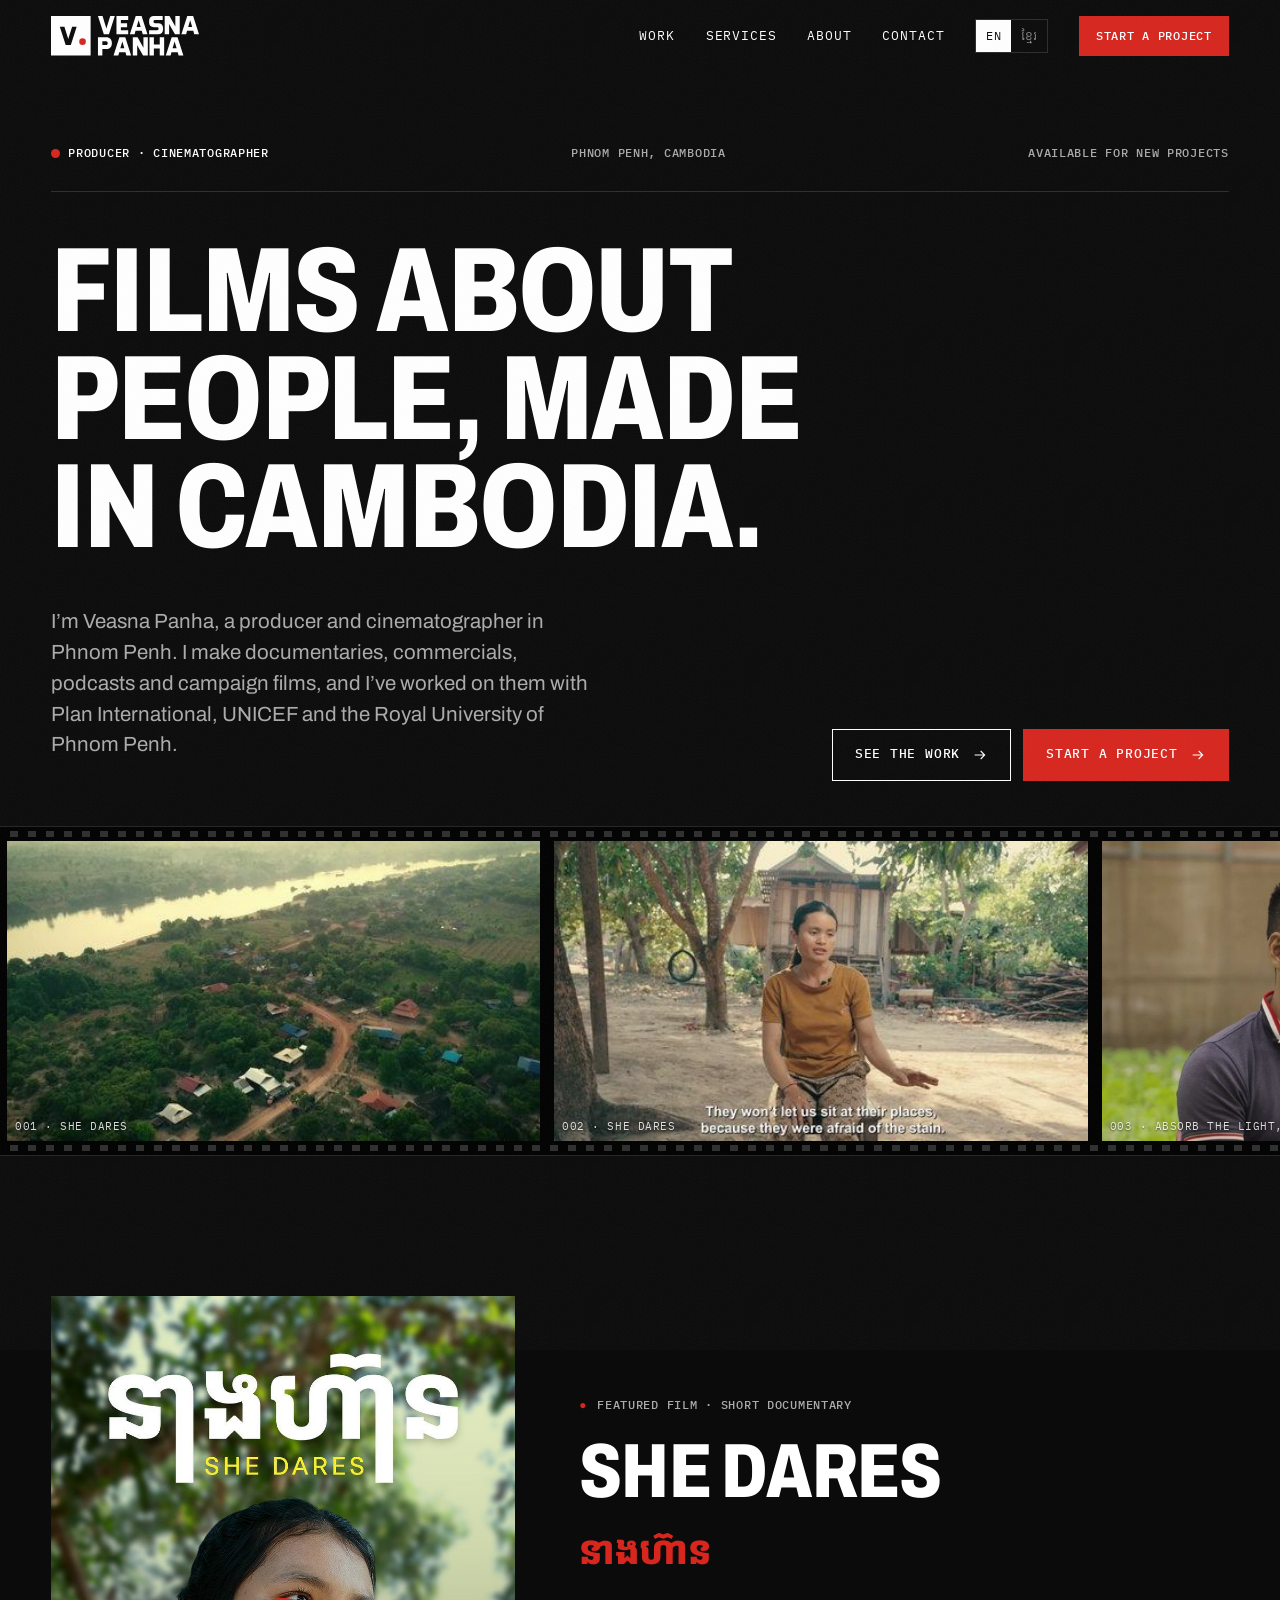
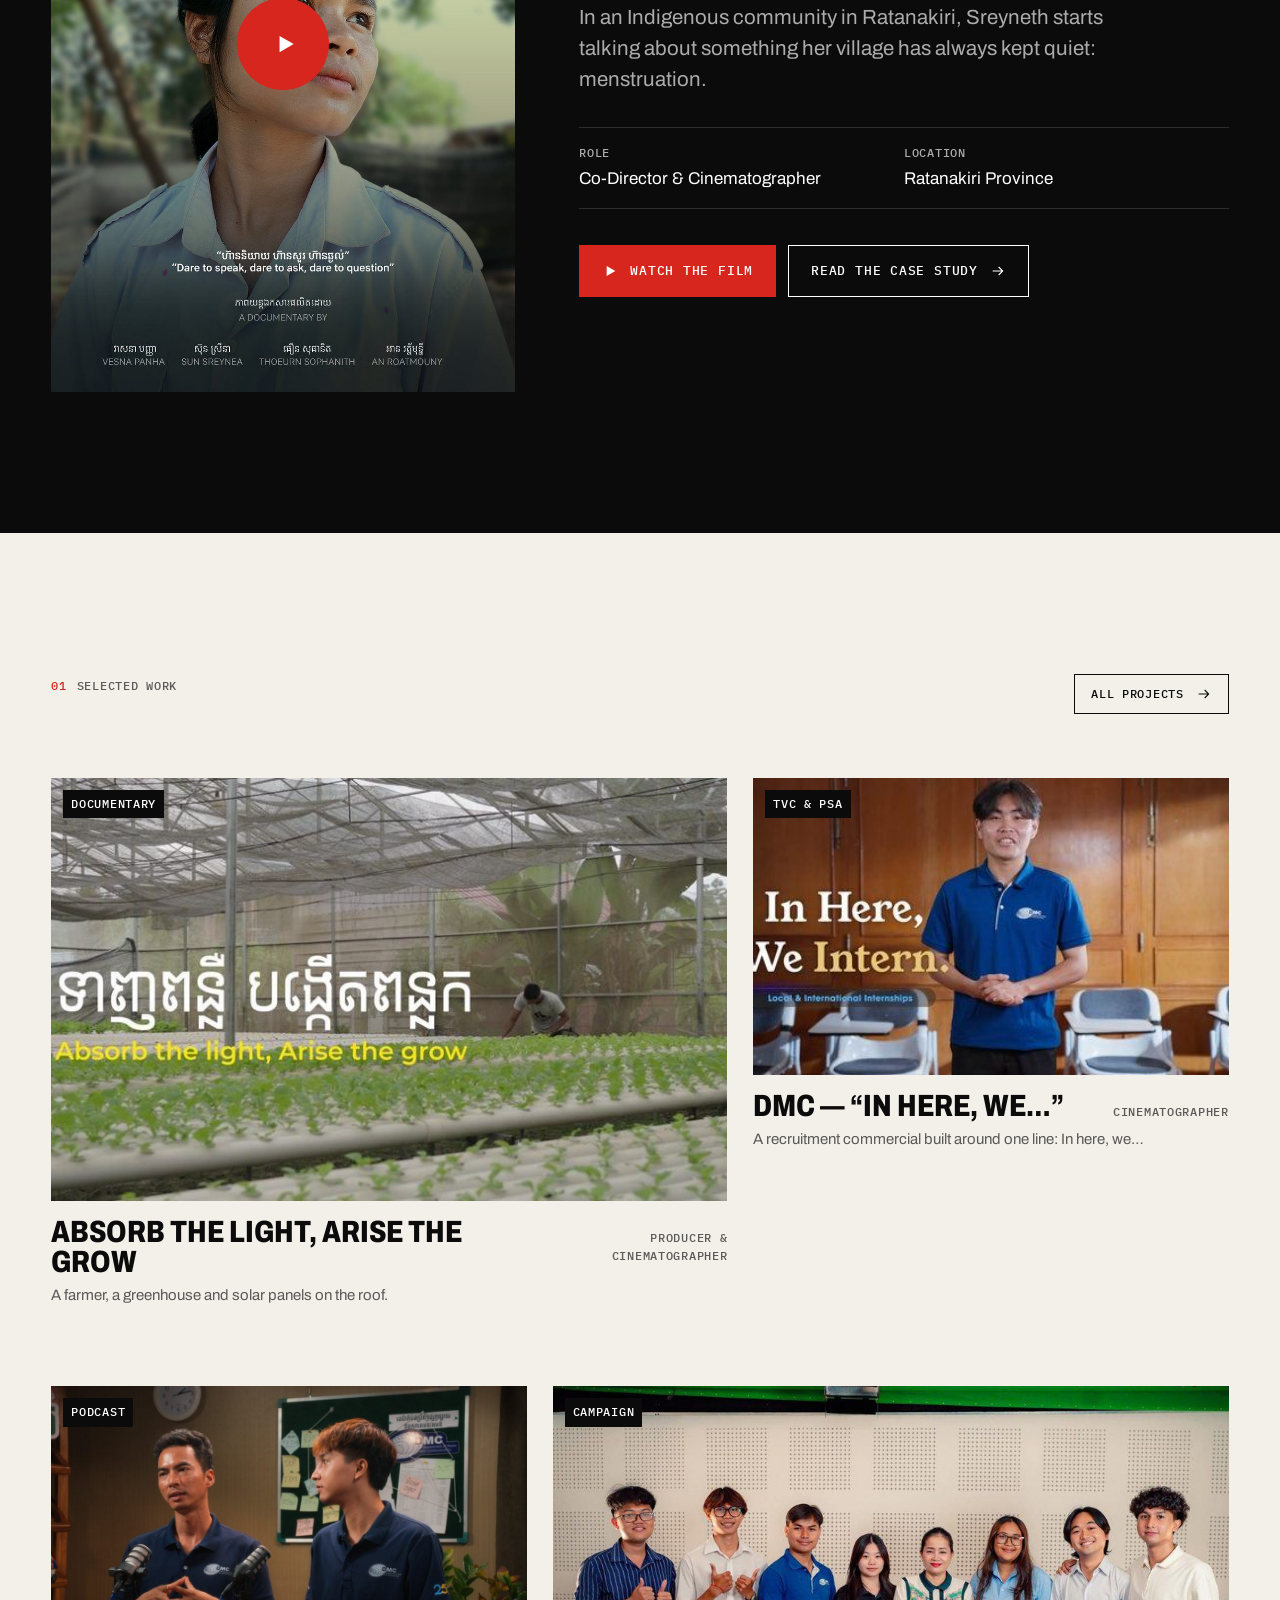
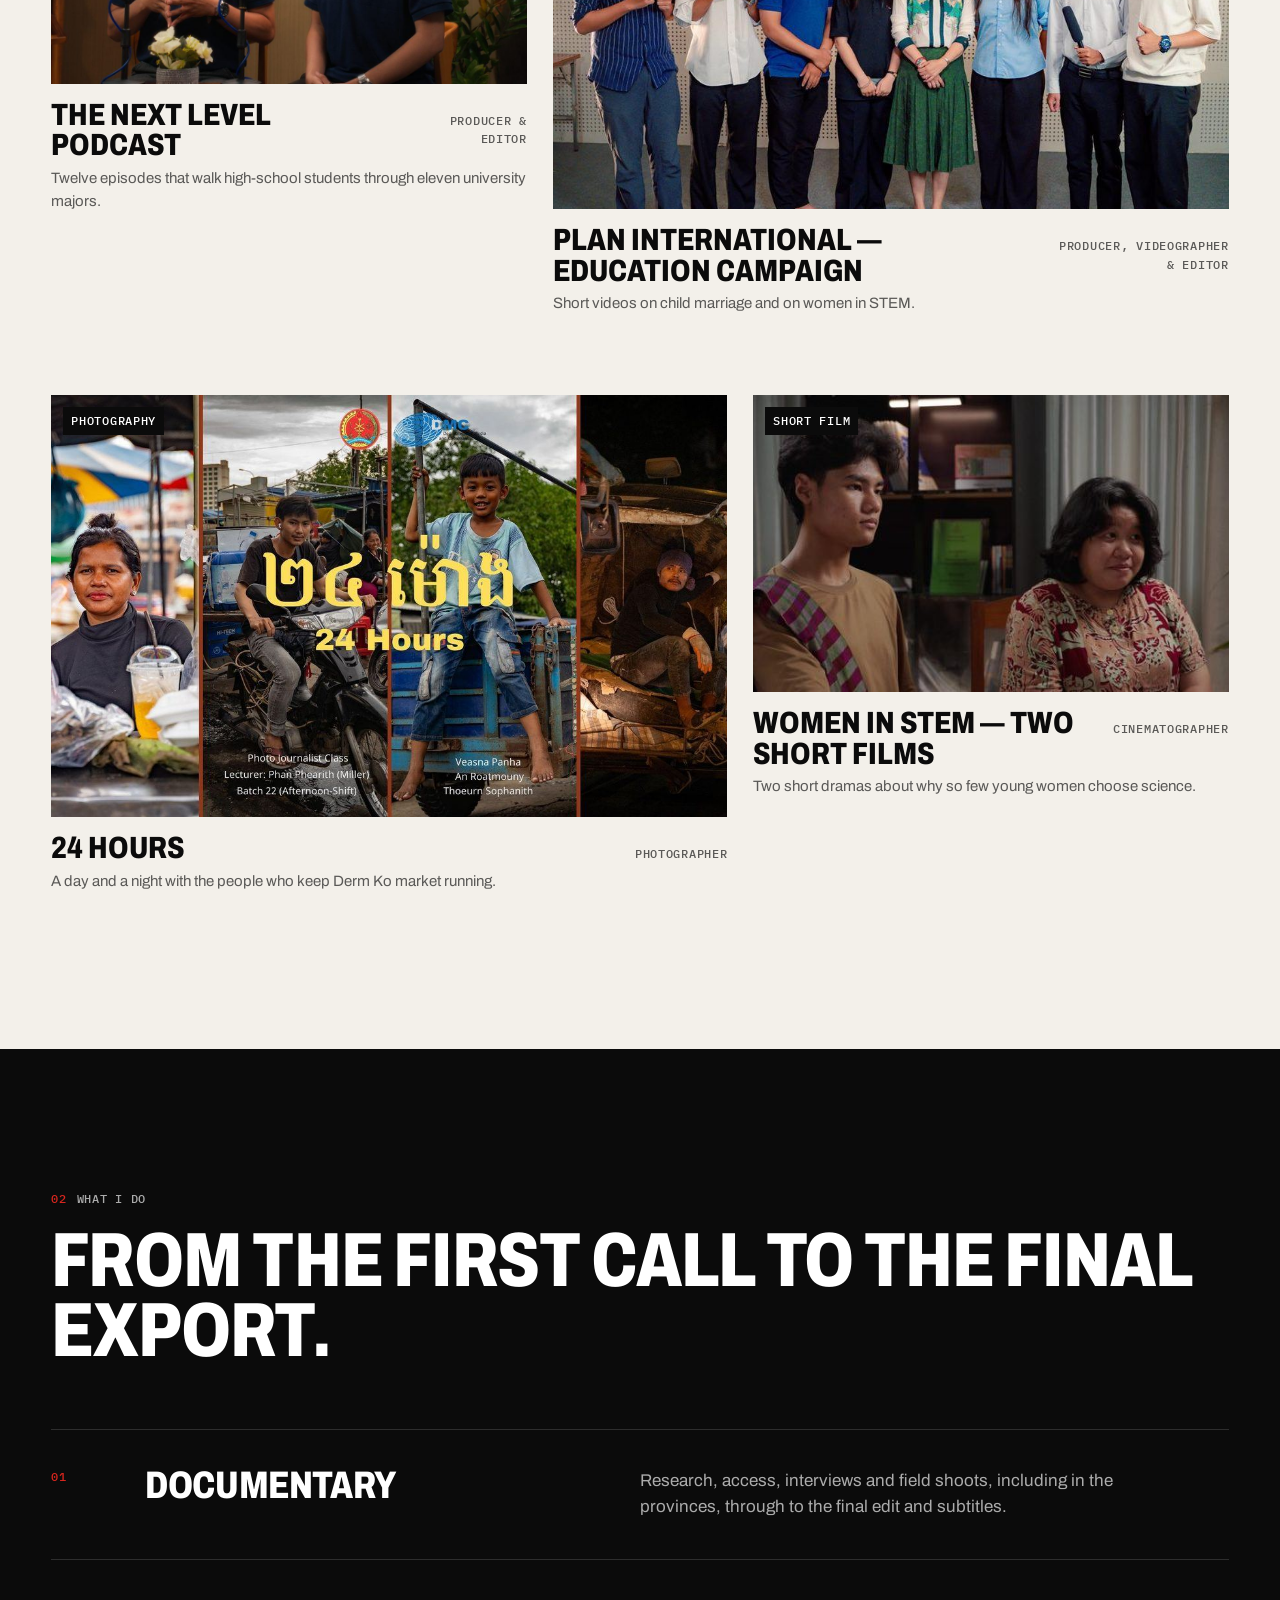
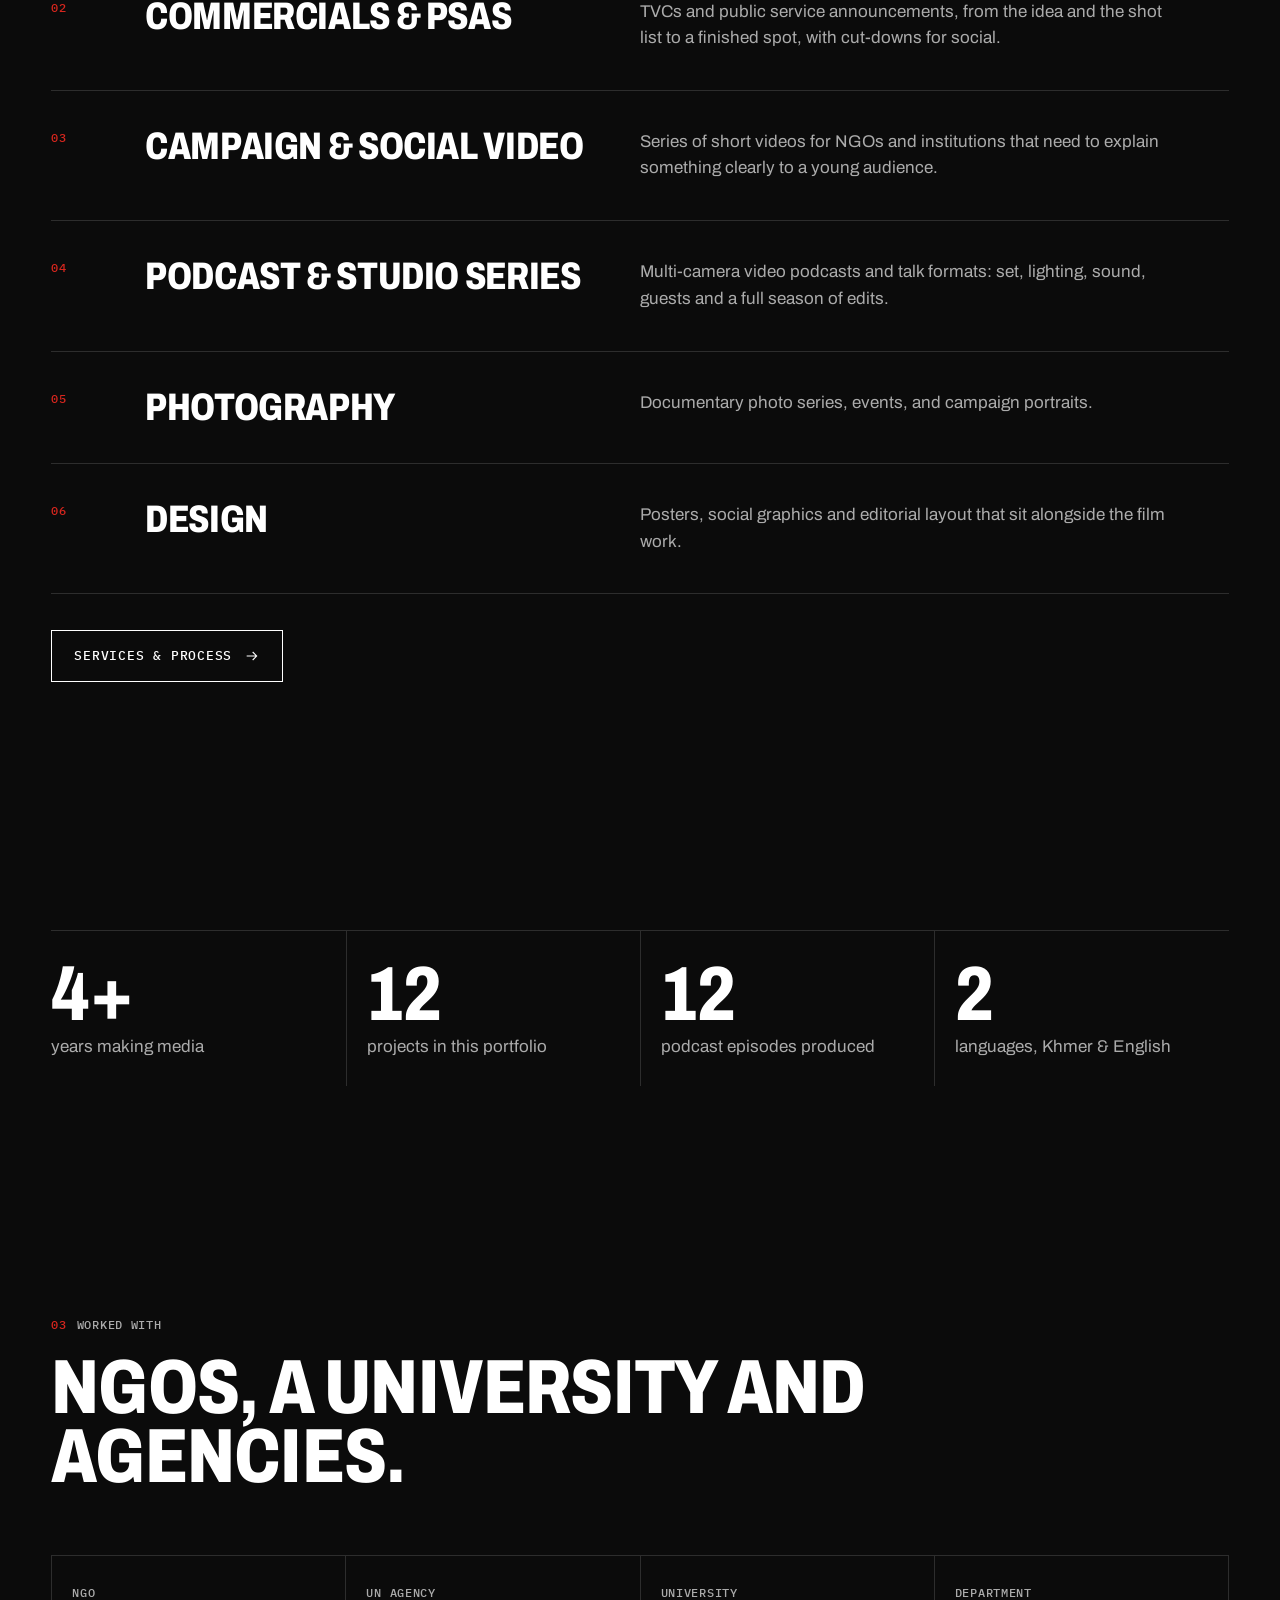
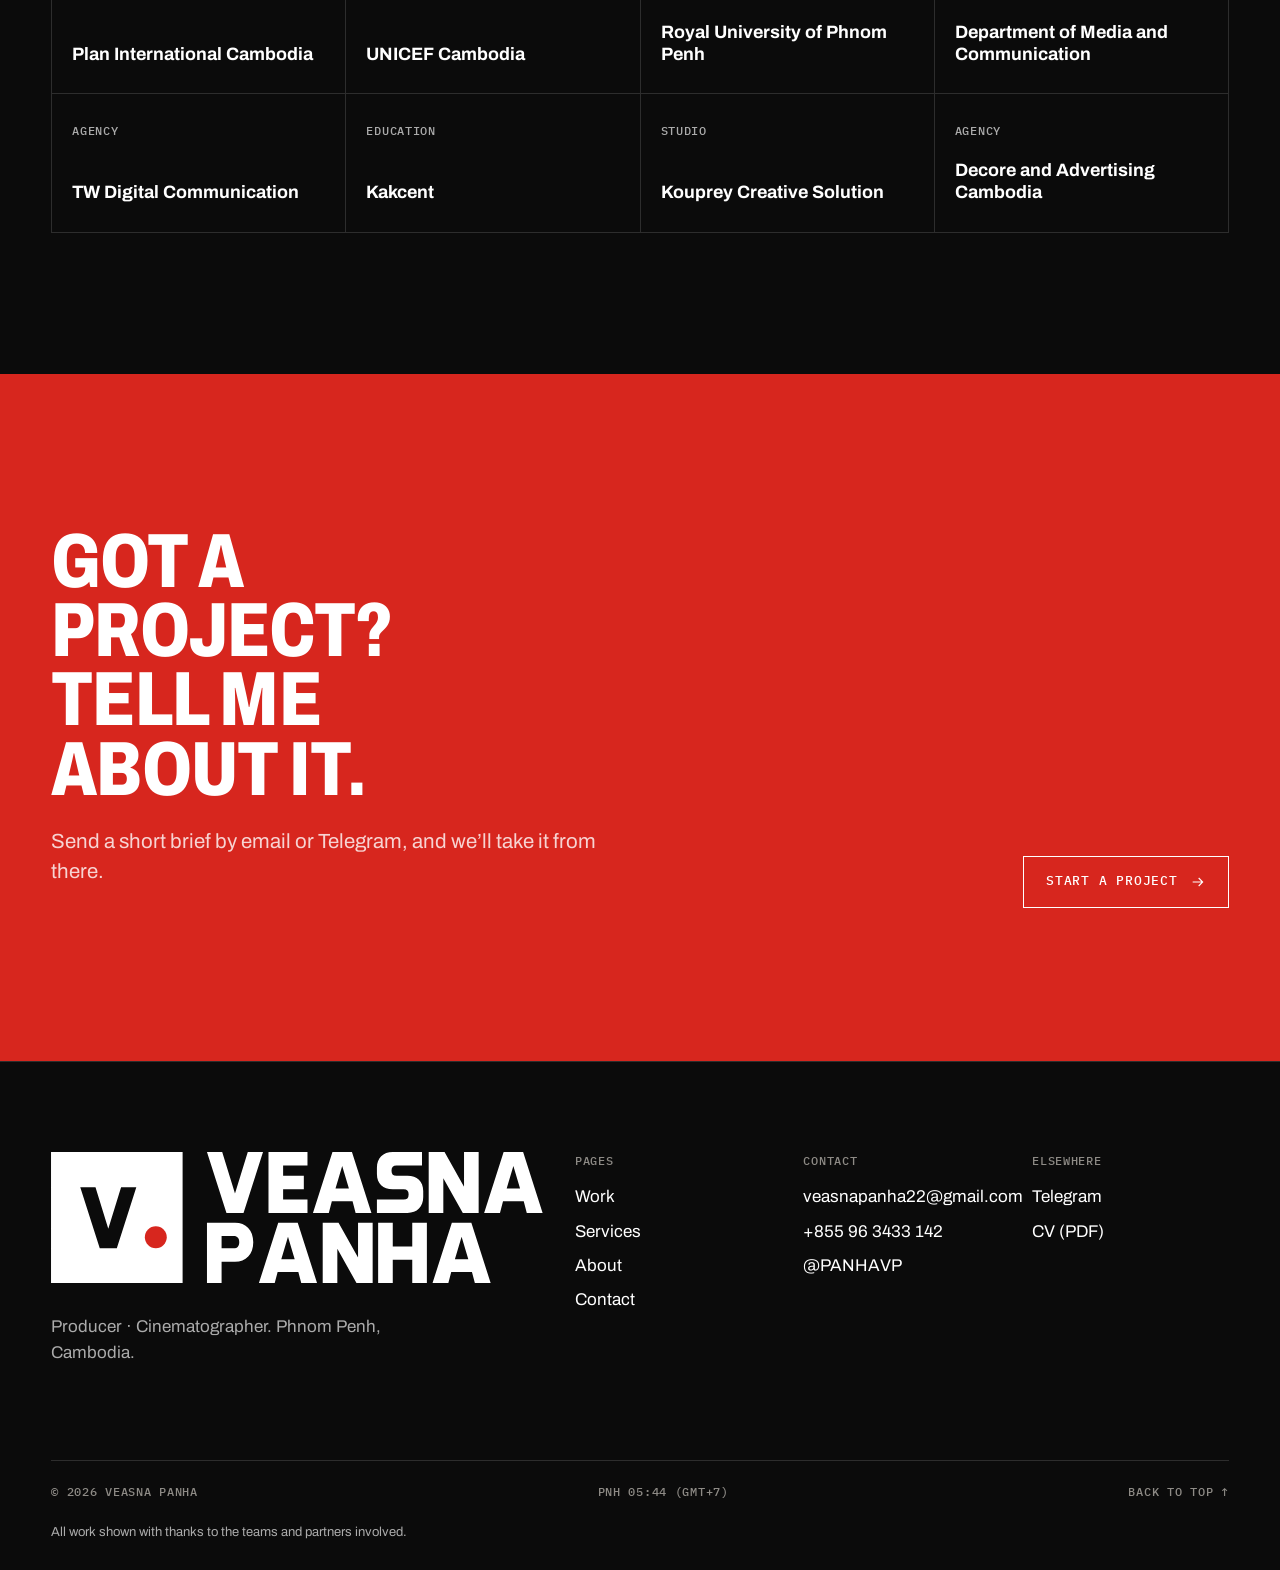
<file: index.html>
<!doctype html>
<html lang="en" class="no-js">
<head>
<meta charset="utf-8">
<meta name="viewport" content="width=device-width, initial-scale=1, viewport-fit=cover">
<title>Veasna Panha — Producer & Cinematographer, Phnom Penh</title>
<meta name="description" content="Veasna Panha is a producer and cinematographer in Phnom Penh, Cambodia, making documentaries, commercials, podcasts and campaign films.">
<meta name="author" content="Veasna Panha">
<meta name="theme-color" content="#0b0b0b">
<meta property="og:type" content="website">
<meta property="og:site_name" content="Veasna Panha">
<meta property="og:title" content="Veasna Panha — Producer & Cinematographer, Phnom Penh">
<meta property="og:description" content="Veasna Panha is a producer and cinematographer in Phnom Penh, Cambodia, making documentaries, commercials, podcasts and campaign films.">
<meta property="og:image" content="assets/img/og-image.jpg">
<meta name="twitter:card" content="summary_large_image">
<link rel="icon" href="favicon.svg" type="image/svg+xml">
<link rel="apple-touch-icon" href="assets/img/apple-touch-icon.png">
<link rel="manifest" href="site.webmanifest">
<link rel="preconnect" href="https://fonts.googleapis.com">
<link rel="preconnect" href="https://fonts.gstatic.com" crossorigin>
<link rel="stylesheet" href="https://fonts.googleapis.com/css2?family=Archivo:ital,wdth,wght@0,62..125,300..900;1,62..125,300..900&family=IBM+Plex+Mono:wght@400;500&family=Kantumruy+Pro:wght@300..700&display=swap">
<link rel="stylesheet" href="assets/css/style.css">
</head>
<body data-page="home" id="top">
<a class="skip" href="#main" data-i18n="skip">Skip to content</a>
<header id="site-header" class="site-header"></header>
<main id="main">

<section class="hero">
  <div class="wrap">
    <div class="hero-meta mono">
      <span class="rec"><span class="rec-dot"></span><span data-i18n="role.short">Producer · Cinematographer</span></span>
      <span data-city>Phnom Penh, Cambodia</span>
      <span data-status>Available for new projects</span>
    </div>
    <h1 class="display h1" data-i18n="home.h1">Films about people, made in Cambodia.</h1>
    <div class="hero-foot">
      <p class="lead" data-i18n="home.intro">I’m Veasna Panha, a producer and cinematographer in Phnom Penh.</p>
      <div class="actions">
        <a class="btn" href="work.html"><span data-i18n="home.viewWork">See the work</span><svg viewBox="0 0 24 24" fill="none" stroke="currentColor" stroke-width="1.6" aria-hidden="true"><path d="M4 12h15M13 6l6 6-6 6"/></svg></a>
        <a class="btn btn--red" href="contact.html"><span data-i18n="nav.start">Start a project</span><svg viewBox="0 0 24 24" fill="none" stroke="currentColor" stroke-width="1.6" aria-hidden="true"><path d="M4 12h15M13 6l6 6-6 6"/></svg></a>
      </div>
    </div>
  </div>
  <div class="strip" id="strip"></div>
</section>

<section class="sec"><div class="wrap" id="featured"></div></section>

<section class="sec paper">
  <div class="wrap">
    <div class="sec-head"><div><span class="mono"><span class="idx">01</span><span data-i18n="home.selected">Selected work</span></span></div>
      <a class="btn btn--sm" href="work.html"><span data-i18n="home.allWork">All projects</span><svg viewBox="0 0 24 24" fill="none" stroke="currentColor" stroke-width="1.6" aria-hidden="true"><path d="M4 12h15M13 6l6 6-6 6"/></svg></a></div>
    <div class="grid-work" id="selected"></div>
  </div>
</section>

<section class="sec">
  <div class="wrap">
    <div class="sec-head"><div><span class="mono"><span class="idx">02</span><span data-i18n="home.what">What I do</span></span>
      <h2 class="display h2" data-i18n="home.whatH">From the first call to the final export.</h2></div></div>
    <div class="svc-list" id="svc-short"></div>
    <p style="margin-top:36px"><a class="btn" href="services.html"><span data-i18n="home.allServices">Services &amp; process</span><svg viewBox="0 0 24 24" fill="none" stroke="currentColor" stroke-width="1.6" aria-hidden="true"><path d="M4 12h15M13 6l6 6-6 6"/></svg></a></p>
  </div>
</section>

<section class="sec--tight">
  <div class="wrap">
    <div class="stats">
      <div class="stat rv"><b>4+</b><span data-i18n="stat.years">years making media</span></div>
      <div class="stat rv"><b>12</b><span data-i18n="stat.projects">projects in this portfolio</span></div>
      <div class="stat rv"><b>12</b><span data-i18n="stat.eps">podcast episodes produced</span></div>
      <div class="stat rv"><b>2</b><span data-i18n="stat.langs">languages, Khmer &amp; English</span></div>
    </div>
  </div>
</section>

<section class="sec">
  <div class="wrap">
    <div class="sec-head"><div><span class="mono"><span class="idx">03</span><span data-i18n="home.partners">Worked with</span></span>
      <h2 class="display h2" data-i18n="home.partnersH">NGOs, a university and agencies.</h2></div></div>
    <ul class="partners" id="partners"></ul>
  </div>
</section>
<section class="cta on-red"><div class="wrap cta-row">
  <div><h2 class="display h2 rv" data-i18n="cta.h">Got a project? Tell me about it.</h2><p class="lead rv" style="margin-top:22px;color:var(--fg-2)" data-i18n="cta.p">Send a short brief.</p></div>
  <a class="btn rv" href="contact.html"><span data-i18n="nav.start">Start a project</span><svg viewBox="0 0 24 24" fill="none" stroke="currentColor" stroke-width="1.6" aria-hidden="true"><path d="M4 12h15M13 6l6 6-6 6"/></svg></a>
</div></section>
</main>
<footer id="site-footer" class="site-footer"></footer>
<div class="grain" aria-hidden="true"></div>
<script src="assets/js/projects.js"></script>
<script src="assets/js/app.js"></script>
</body>
</html>
</file>
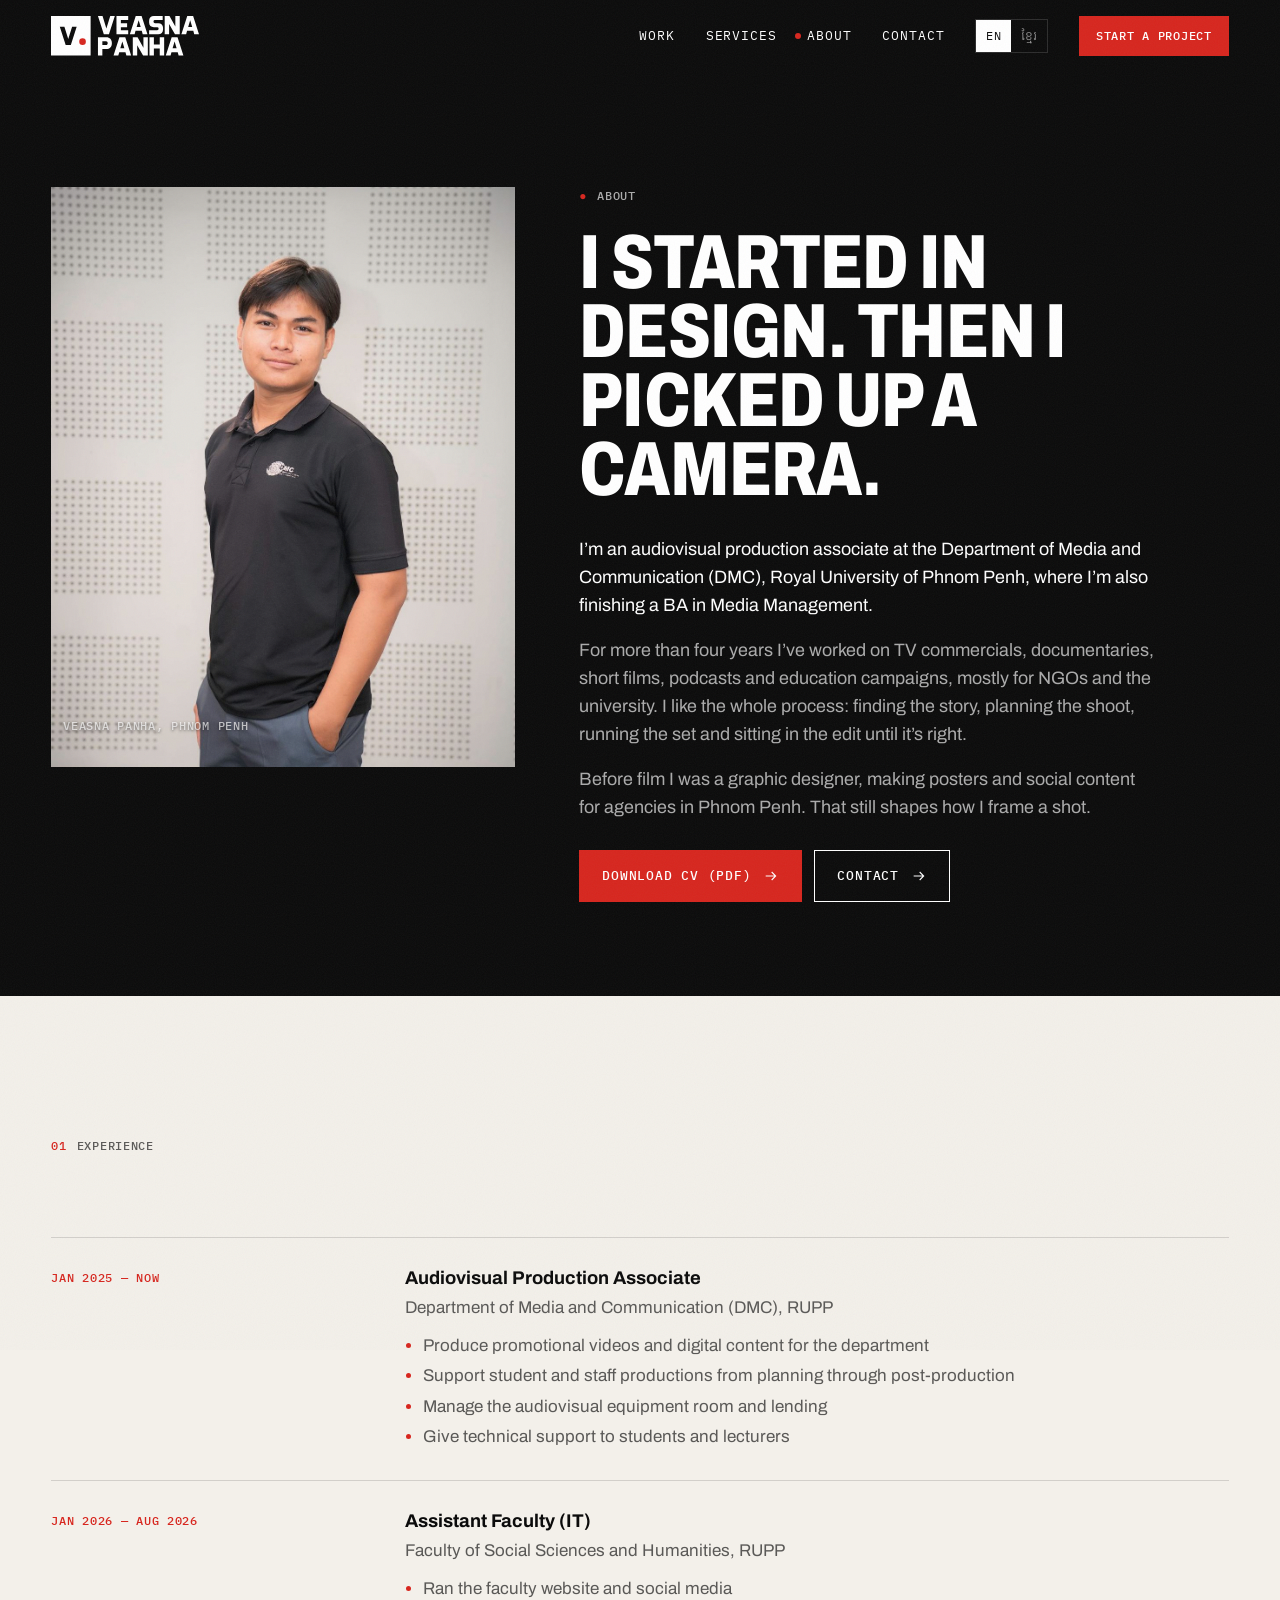
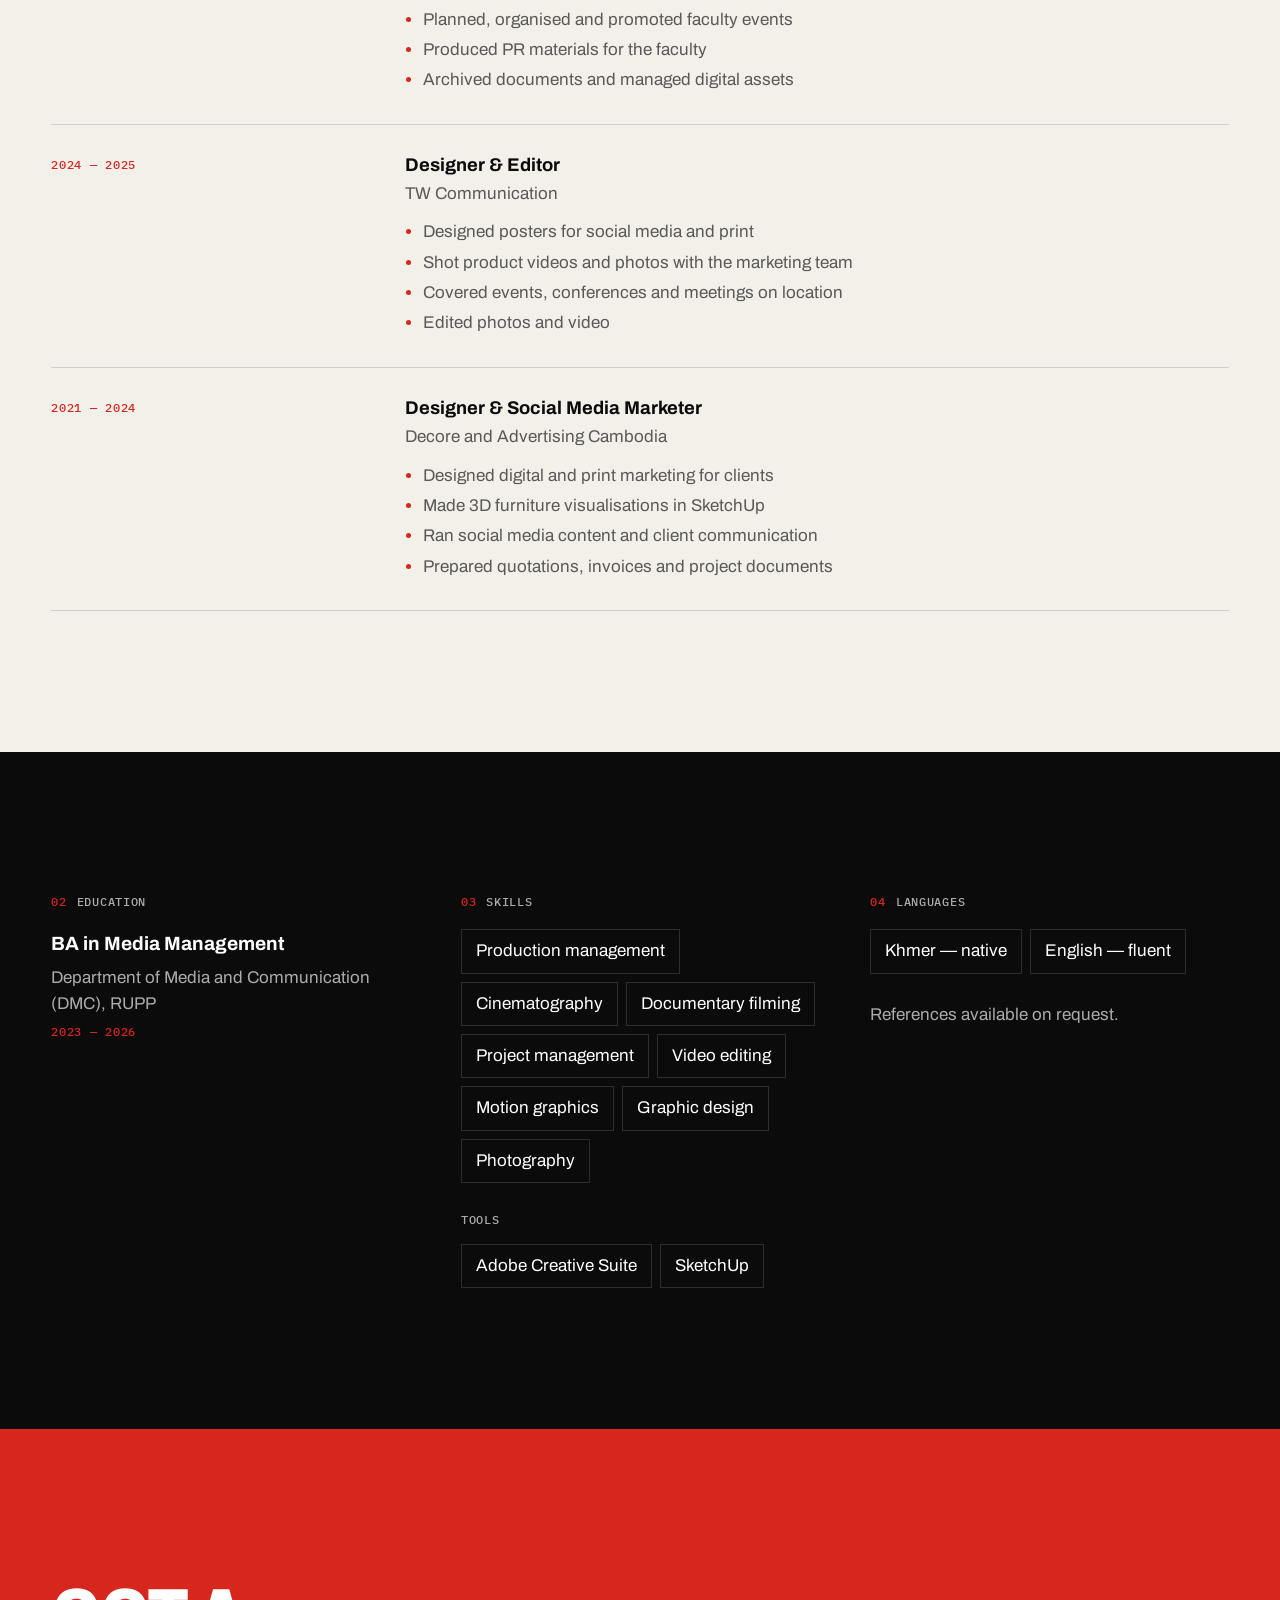
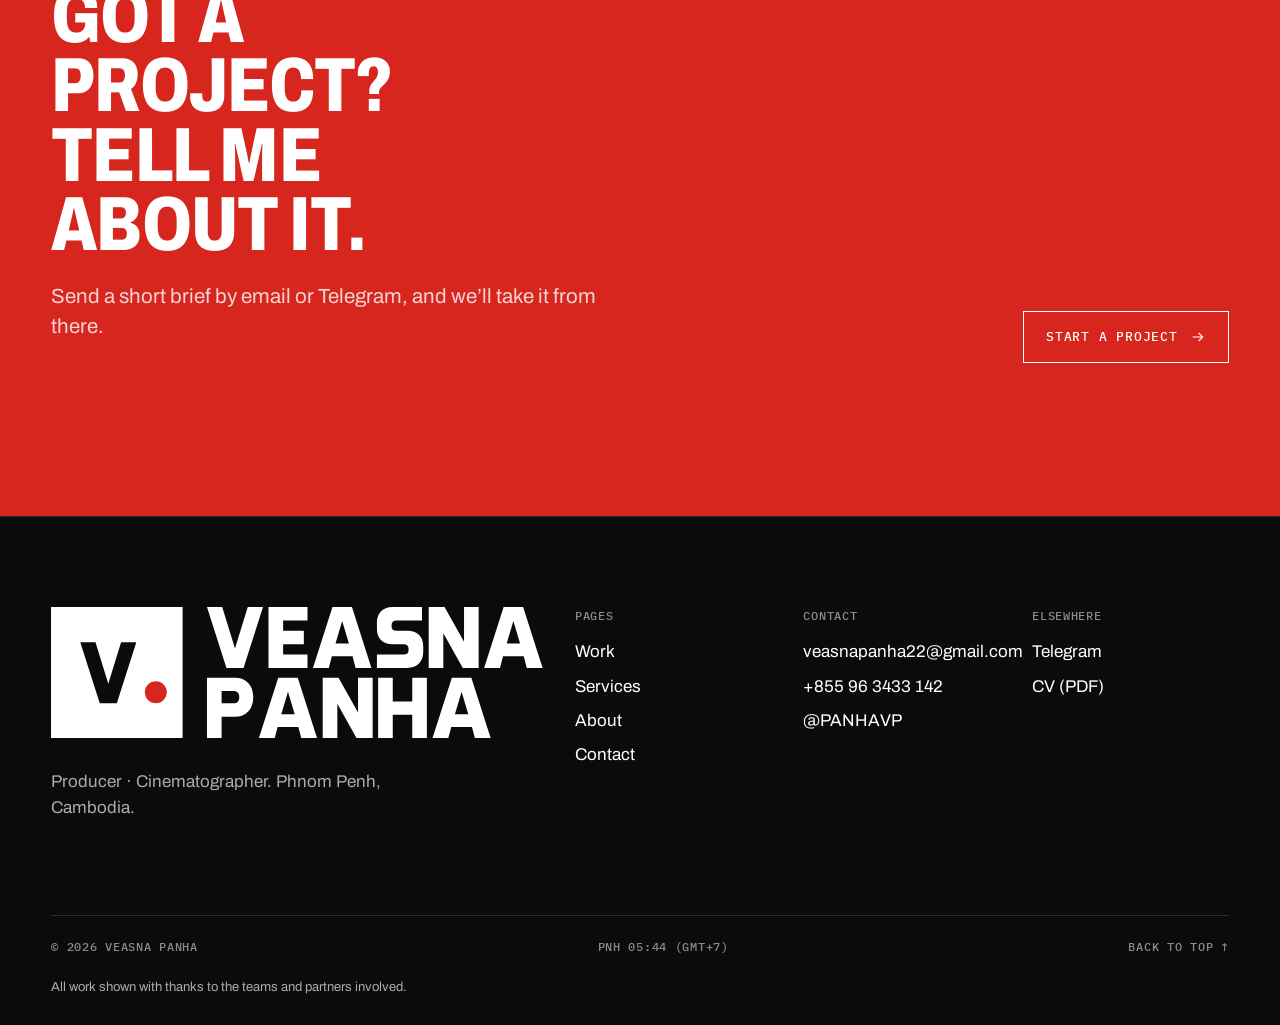
<file: about.html>
<!doctype html>
<html lang="en" class="no-js">
<head>
<meta charset="utf-8">
<meta name="viewport" content="width=device-width, initial-scale=1, viewport-fit=cover">
<title>About — Veasna Panha</title>
<meta name="description" content="Veasna Panha: audiovisual production associate at DMC, Royal University of Phnom Penh. Producer, cinematographer and editor.">
<meta name="author" content="Veasna Panha">
<meta name="theme-color" content="#0b0b0b">
<meta property="og:type" content="website">
<meta property="og:site_name" content="Veasna Panha">
<meta property="og:title" content="About — Veasna Panha">
<meta property="og:description" content="Veasna Panha: audiovisual production associate at DMC, Royal University of Phnom Penh. Producer, cinematographer and editor.">
<meta property="og:image" content="assets/img/og-image.jpg">
<meta name="twitter:card" content="summary_large_image">
<link rel="icon" href="favicon.svg" type="image/svg+xml">
<link rel="apple-touch-icon" href="assets/img/apple-touch-icon.png">
<link rel="manifest" href="site.webmanifest">
<link rel="preconnect" href="https://fonts.googleapis.com">
<link rel="preconnect" href="https://fonts.gstatic.com" crossorigin>
<link rel="stylesheet" href="https://fonts.googleapis.com/css2?family=Archivo:ital,wdth,wght@0,62..125,300..900;1,62..125,300..900&family=IBM+Plex+Mono:wght@400;500&family=Kantumruy+Pro:wght@300..700&display=swap">
<link rel="stylesheet" href="assets/css/style.css">
</head>
<body data-page="about" data-title="nav.about" id="top">
<a class="skip" href="#main" data-i18n="skip">Skip to content</a>
<header id="site-header" class="site-header"></header>
<main id="main">

<section class="page-head"><div class="wrap about-grid">
  <figure class="portrait rv" style="margin:0"><img src="assets/img/portrait.jpg" alt="Portrait of Veasna Panha" width="1200" height="1800"><figcaption class="mono" data-i18n="about.portrait">Veasna Panha, Phnom Penh</figcaption></figure>
  <div>
    <span class="mono"><span class="idx">●</span><span data-i18n="about.kicker">About</span></span>
    <h1 class="display h2" data-i18n="about.h1">I started in design. Then I picked up a camera.</h1>
    <div style="margin-top:32px;font-size:clamp(1.05rem,1.4vw,1.25rem);max-width:58ch">
      <p data-i18n="about.p1"></p><p class="fg2" data-i18n="about.p2"></p><p class="fg2" data-i18n="about.p3"></p>
    </div>
    <p style="margin-top:28px;display:flex;gap:12px;flex-wrap:wrap"><a class="btn btn--red" href="assets/files/Veasna-Panha-CV.pdf" target="_blank" rel="noopener"><span data-i18n="about.cv">Download CV (PDF)</span><svg viewBox="0 0 24 24" fill="none" stroke="currentColor" stroke-width="1.6" aria-hidden="true"><path d="M4 12h15M13 6l6 6-6 6"/></svg></a><a class="btn" href="contact.html"><span data-i18n="nav.contact">Contact</span><svg viewBox="0 0 24 24" fill="none" stroke="currentColor" stroke-width="1.6" aria-hidden="true"><path d="M4 12h15M13 6l6 6-6 6"/></svg></a></p>
  </div>
</div></section>
<section class="sec paper"><div class="wrap">
  <div class="sec-head"><div><span class="mono"><span class="idx">01</span><span data-i18n="about.exp">Experience</span></span></div></div>
  <div class="timeline" id="timeline"></div>
</div></section>
<section class="sec"><div class="wrap cols-3">
  <div><span class="mono fg2" style="display:block;margin-bottom:18px"><span class="idx">02</span><span data-i18n="about.edu">Education</span></span>
    <h3 style="margin:0 0 6px;font-size:1.2rem" data-i18n="about.deg">BA in Media Management</h3><p class="fg2"><span data-i18n="about.degOrg">Department of Media and Communication (DMC), RUPP</span><br><span class="mono red keep-latin">2023 — 2026</span></p></div>
  <div><span class="mono fg2" style="display:block;margin-bottom:18px"><span class="idx">03</span><span data-i18n="about.skills">Skills</span></span><ul class="chips" id="skills"></ul>
    <span class="mono fg2" style="display:block;margin:28px 0 14px" data-i18n="about.tools">Tools</span><ul class="chips"><li>Adobe Creative Suite</li><li>SketchUp</li></ul></div>
  <div><span class="mono fg2" style="display:block;margin-bottom:18px"><span class="idx">04</span><span data-i18n="about.langs">Languages</span></span><ul class="chips" id="langs"></ul>
    <p class="fg2" style="margin-top:28px" data-i18n="about.ref">References available on request.</p></div>
</div></section>
<section class="cta on-red"><div class="wrap cta-row">
  <div><h2 class="display h2 rv" data-i18n="cta.h">Got a project? Tell me about it.</h2><p class="lead rv" style="margin-top:22px;color:var(--fg-2)" data-i18n="cta.p">Send a short brief.</p></div>
  <a class="btn rv" href="contact.html"><span data-i18n="nav.start">Start a project</span><svg viewBox="0 0 24 24" fill="none" stroke="currentColor" stroke-width="1.6" aria-hidden="true"><path d="M4 12h15M13 6l6 6-6 6"/></svg></a>
</div></section>
</main>
<footer id="site-footer" class="site-footer"></footer>
<div class="grain" aria-hidden="true"></div>
<script src="assets/js/projects.js"></script>
<script src="assets/js/app.js"></script>
</body>
</html>
</file>
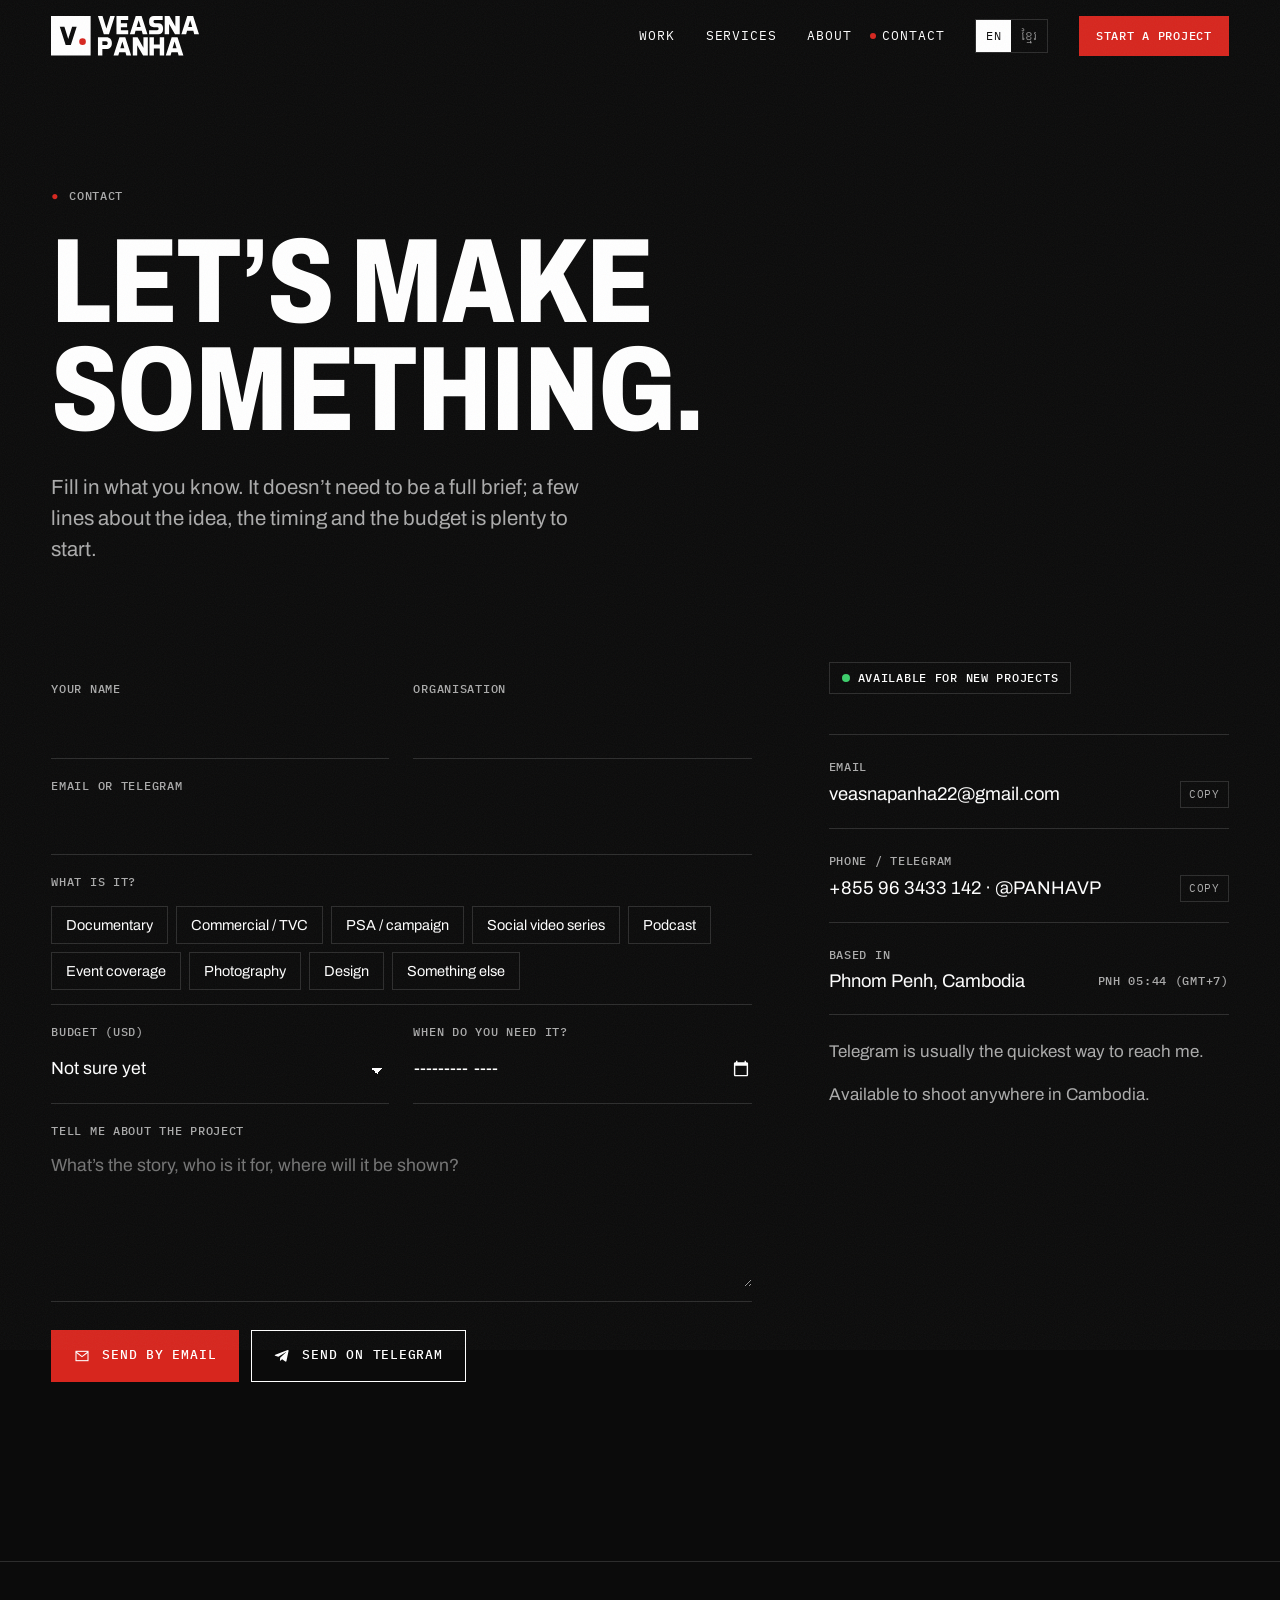
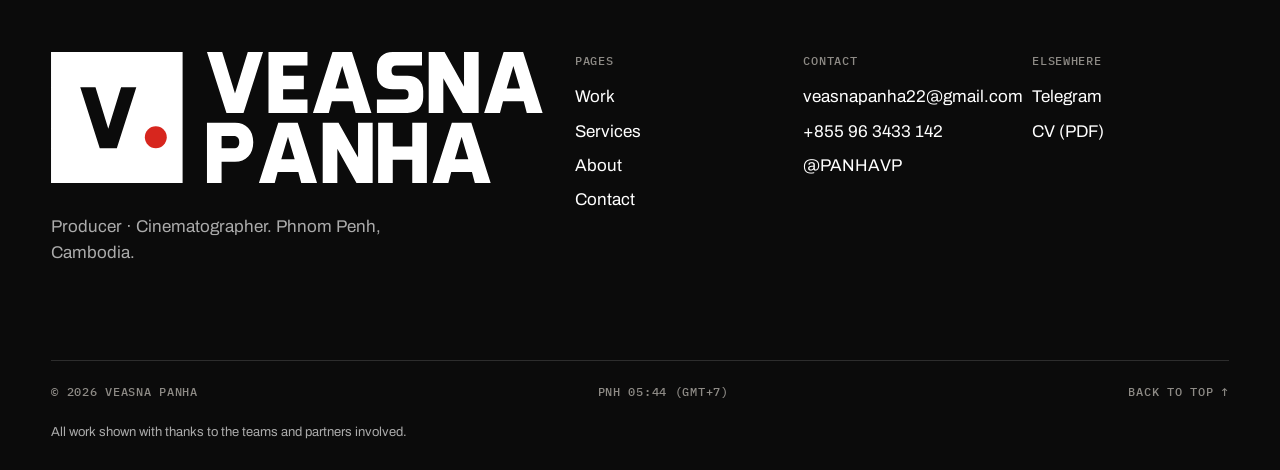
<file: contact.html>
<!doctype html>
<html lang="en" class="no-js">
<head>
<meta charset="utf-8">
<meta name="viewport" content="width=device-width, initial-scale=1, viewport-fit=cover">
<title>Contact — Veasna Panha</title>
<meta name="description" content="Start a project with Veasna Panha, producer and cinematographer in Phnom Penh.">
<meta name="author" content="Veasna Panha">
<meta name="theme-color" content="#0b0b0b">
<meta property="og:type" content="website">
<meta property="og:site_name" content="Veasna Panha">
<meta property="og:title" content="Contact — Veasna Panha">
<meta property="og:description" content="Start a project with Veasna Panha, producer and cinematographer in Phnom Penh.">
<meta property="og:image" content="assets/img/og-image.jpg">
<meta name="twitter:card" content="summary_large_image">
<link rel="icon" href="favicon.svg" type="image/svg+xml">
<link rel="apple-touch-icon" href="assets/img/apple-touch-icon.png">
<link rel="manifest" href="site.webmanifest">
<link rel="preconnect" href="https://fonts.googleapis.com">
<link rel="preconnect" href="https://fonts.gstatic.com" crossorigin>
<link rel="stylesheet" href="https://fonts.googleapis.com/css2?family=Archivo:ital,wdth,wght@0,62..125,300..900;1,62..125,300..900&family=IBM+Plex+Mono:wght@400;500&family=Kantumruy+Pro:wght@300..700&display=swap">
<link rel="stylesheet" href="assets/css/style.css">
</head>
<body data-page="contact" data-title="nav.contact" id="top">
<a class="skip" href="#main" data-i18n="skip">Skip to content</a>
<header id="site-header" class="site-header"></header>
<main id="main">

<section class="page-head"><div class="wrap">
  <span class="mono"><span class="idx">●</span><span data-i18n="c.kicker">Contact</span></span>
  <h1 class="display h1" data-i18n="c.h1">Let’s make something.</h1>
  <p class="lead" data-i18n="c.lead">Fill in what you know.</p>
</div></section>
<section style="padding-bottom:clamp(72px,10vw,140px)"><div class="wrap contact-grid">
  <form class="form" id="brief" novalidate>
    <div class="field"><label class="mono" for="f-name" data-i18n="c.name">Your name</label><input id="f-name" name="name" autocomplete="name" required></div>
    <div class="field"><label class="mono" for="f-org" data-i18n="c.org">Organisation</label><input id="f-org" name="org" autocomplete="organization"></div>
    <div class="field full"><label class="mono" for="f-reply" data-i18n="c.reply">Email or Telegram</label><input id="f-reply" name="reply" autocomplete="email"></div>
    <div class="field full"><span class="mono fg2" data-i18n="c.type">What is it?</span><div class="types" id="types"></div></div>
    <div class="field"><label class="mono" for="f-budget" data-i18n="c.budget">Budget (USD)</label><select id="f-budget" name="budget"></select></div>
    <div class="field"><label class="mono" for="f-date" data-i18n="c.date">When do you need it?</label><input id="f-date" name="date" type="month"></div>
    <div class="field full"><label class="mono" for="f-msg" data-i18n="c.msg">Tell me about the project</label><textarea id="f-msg" name="message" required data-i18n-ph="c.msgPh"></textarea></div>
    <div class="form-actions">
      <button class="btn btn--red" type="submit"><svg viewBox="0 0 24 24" fill="none" stroke="currentColor" stroke-width="1.6" aria-hidden="true"><rect x="3" y="5" width="18" height="14"/><path d="M3 6l9 7 9-7"/></svg><span data-i18n="c.sendMail">Send by email</span></button>
      <button class="btn" type="button" id="send-tg"><svg viewBox="0 0 24 24" fill="currentColor" aria-hidden="true"><path d="M21.9 4.3l-3.2 15.1c-.2 1-.9 1.3-1.7.8l-4.8-3.5-2.3 2.2c-.3.3-.5.5-1 .5l.3-4.9 8.9-8c.4-.3-.1-.5-.6-.2l-11 6.9-4.7-1.5c-1-.3-1-1 .2-1.5l18.5-7.1c.9-.3 1.6.2 1.4 1.2z"/></svg><span data-i18n="c.sendTg">Send on Telegram</span></button>
    </div>
    <p class="form-status" id="form-status" role="status" aria-live="polite"></p>
  </form>
  <aside>
    <p class="status-pill mono"><i></i><span data-status>Available for new projects</span></p>
    <div class="direct" style="margin-top:28px">
      <div><span class="mono fg2" data-i18n="c.email">Email</span><div class="v"><a class="link-u" href="mailto:veasnapanha22@gmail.com" data-email>veasnapanha22@gmail.com</a><button class="copy" type="button" data-copy="email">Copy</button></div></div>
      <div><span class="mono fg2" data-i18n="c.phone">Phone / Telegram</span><div class="v"><a class="link-u" href="https://t.me/PANHAVP" target="_blank" rel="noopener" data-phone>+855 96 3433 142 · @PANHAVP</a><button class="copy" type="button" data-copy="phone">Copy</button></div></div>
      <div><span class="mono fg2" data-i18n="c.based">Based in</span><div class="v"><span data-city>Phnom Penh, Cambodia</span><span class="mono fg2 keep-latin" data-clock></span></div></div>
    </div>
    <p class="fg2" style="margin-top:24px" data-i18n="c.replyTime">I reply within two working days.</p>
    <p class="fg2" data-i18n="c.travel">Available to shoot anywhere in Cambodia.</p>
  </aside>
</div></section>
</main>
<footer id="site-footer" class="site-footer"></footer>
<div class="grain" aria-hidden="true"></div>
<script src="assets/js/projects.js"></script>
<script src="assets/js/app.js"></script>
</body>
</html>
</file>
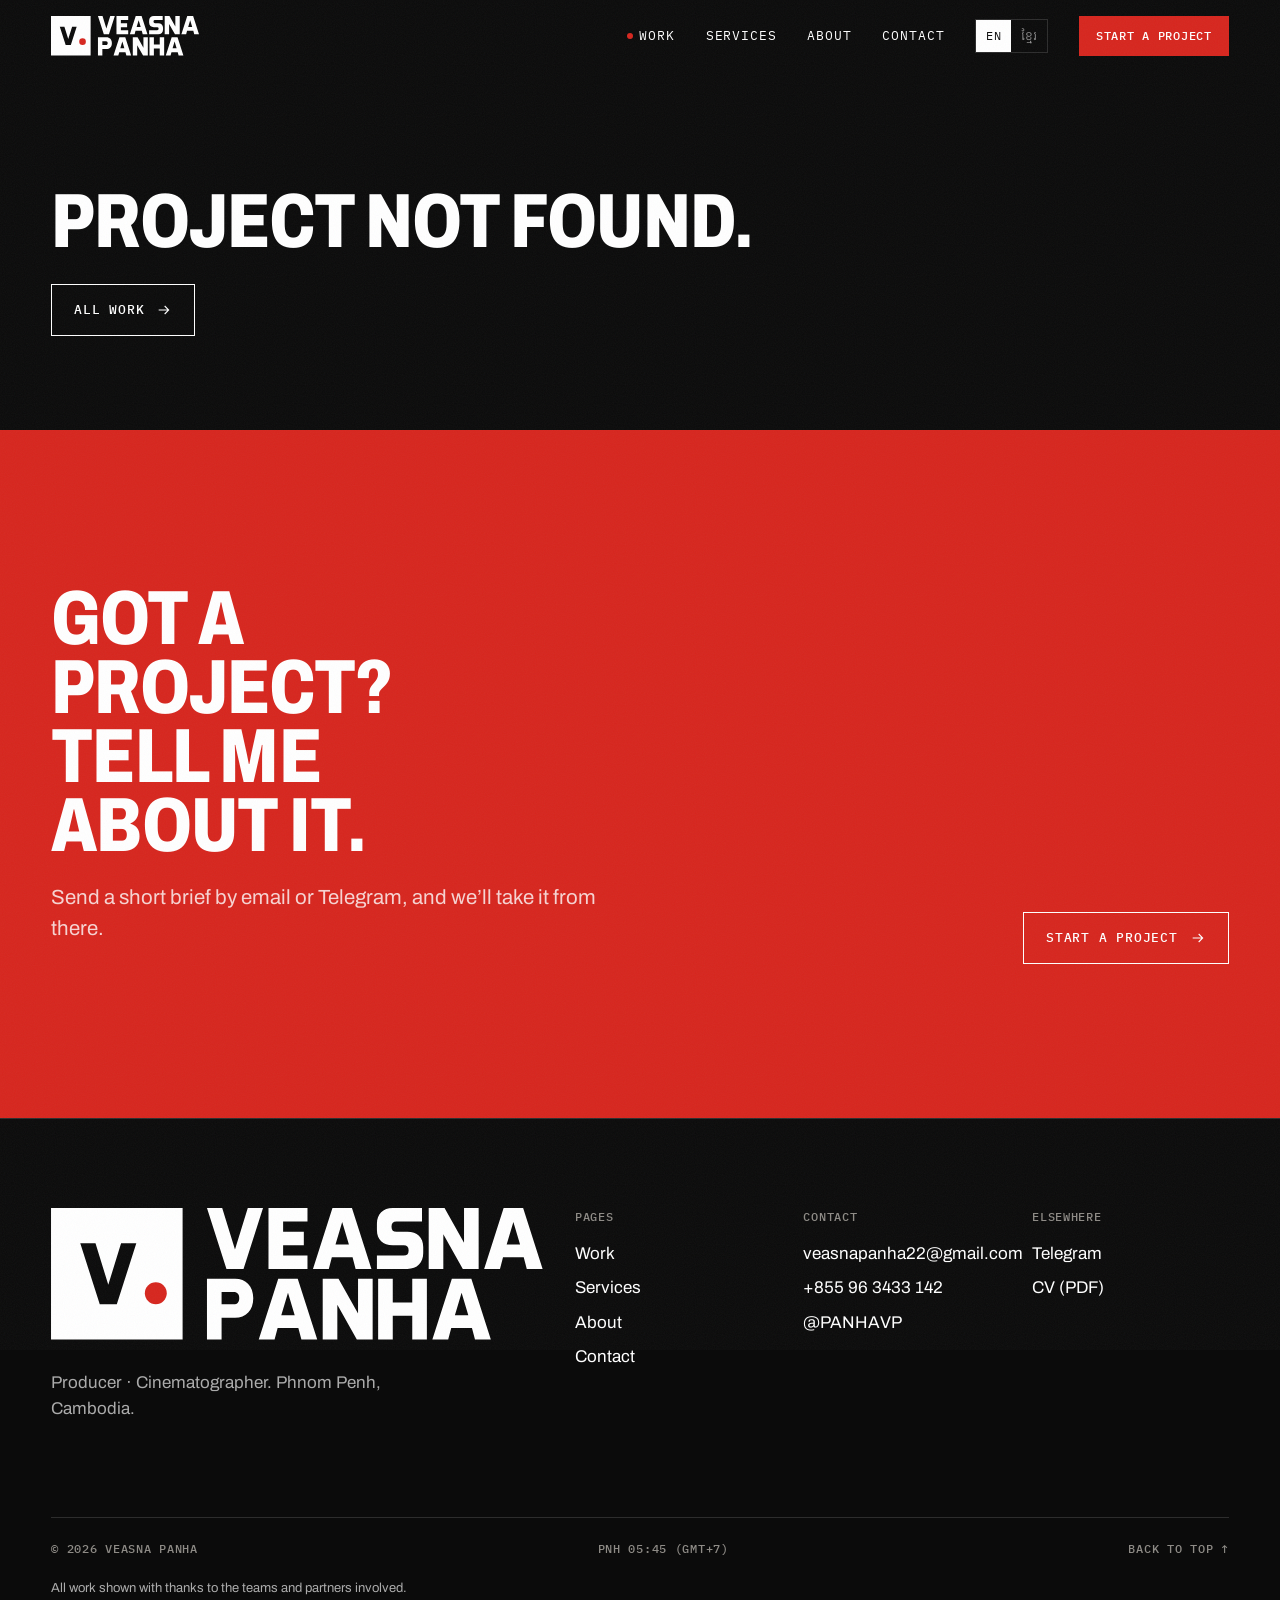
<file: project.html>
<!doctype html>
<html lang="en" class="no-js">
<head>
<meta charset="utf-8">
<meta name="viewport" content="width=device-width, initial-scale=1, viewport-fit=cover">
<title>Project — Veasna Panha</title>
<meta name="description" content="Veasna Panha is a producer and cinematographer in Phnom Penh, Cambodia, making documentaries, commercials, podcasts and campaign films.">
<meta name="author" content="Veasna Panha">
<meta name="theme-color" content="#0b0b0b">
<meta property="og:type" content="website">
<meta property="og:site_name" content="Veasna Panha">
<meta property="og:title" content="Project — Veasna Panha">
<meta property="og:description" content="Veasna Panha is a producer and cinematographer in Phnom Penh, Cambodia, making documentaries, commercials, podcasts and campaign films.">
<meta property="og:image" content="assets/img/og-image.jpg">
<meta name="twitter:card" content="summary_large_image">
<link rel="icon" href="favicon.svg" type="image/svg+xml">
<link rel="apple-touch-icon" href="assets/img/apple-touch-icon.png">
<link rel="manifest" href="site.webmanifest">
<link rel="preconnect" href="https://fonts.googleapis.com">
<link rel="preconnect" href="https://fonts.gstatic.com" crossorigin>
<link rel="stylesheet" href="https://fonts.googleapis.com/css2?family=Archivo:ital,wdth,wght@0,62..125,300..900;1,62..125,300..900&family=IBM+Plex+Mono:wght@400;500&family=Kantumruy+Pro:wght@300..700&display=swap">
<link rel="stylesheet" href="assets/css/style.css">
</head>
<body data-page="project" id="top">
<a class="skip" href="#main" data-i18n="skip">Skip to content</a>
<header id="site-header" class="site-header"></header>
<main id="main">

<div id="project"><section class="cs-head"><div class="wrap"><p class="mono fg2">Loading…</p></div></section></div>
<noscript><div class="wrap" style="padding:140px 0">This page needs JavaScript. <a href="work.html">See all work</a>.</div></noscript>
<section class="cta on-red"><div class="wrap cta-row">
  <div><h2 class="display h2 rv" data-i18n="cta.h">Got a project? Tell me about it.</h2><p class="lead rv" style="margin-top:22px;color:var(--fg-2)" data-i18n="cta.p">Send a short brief.</p></div>
  <a class="btn rv" href="contact.html"><span data-i18n="nav.start">Start a project</span><svg viewBox="0 0 24 24" fill="none" stroke="currentColor" stroke-width="1.6" aria-hidden="true"><path d="M4 12h15M13 6l6 6-6 6"/></svg></a>
</div></section>
</main>
<footer id="site-footer" class="site-footer"></footer>
<div class="grain" aria-hidden="true"></div>
<script src="assets/js/projects.js"></script>
<script src="assets/js/app.js"></script>
</body>
</html>
</file>
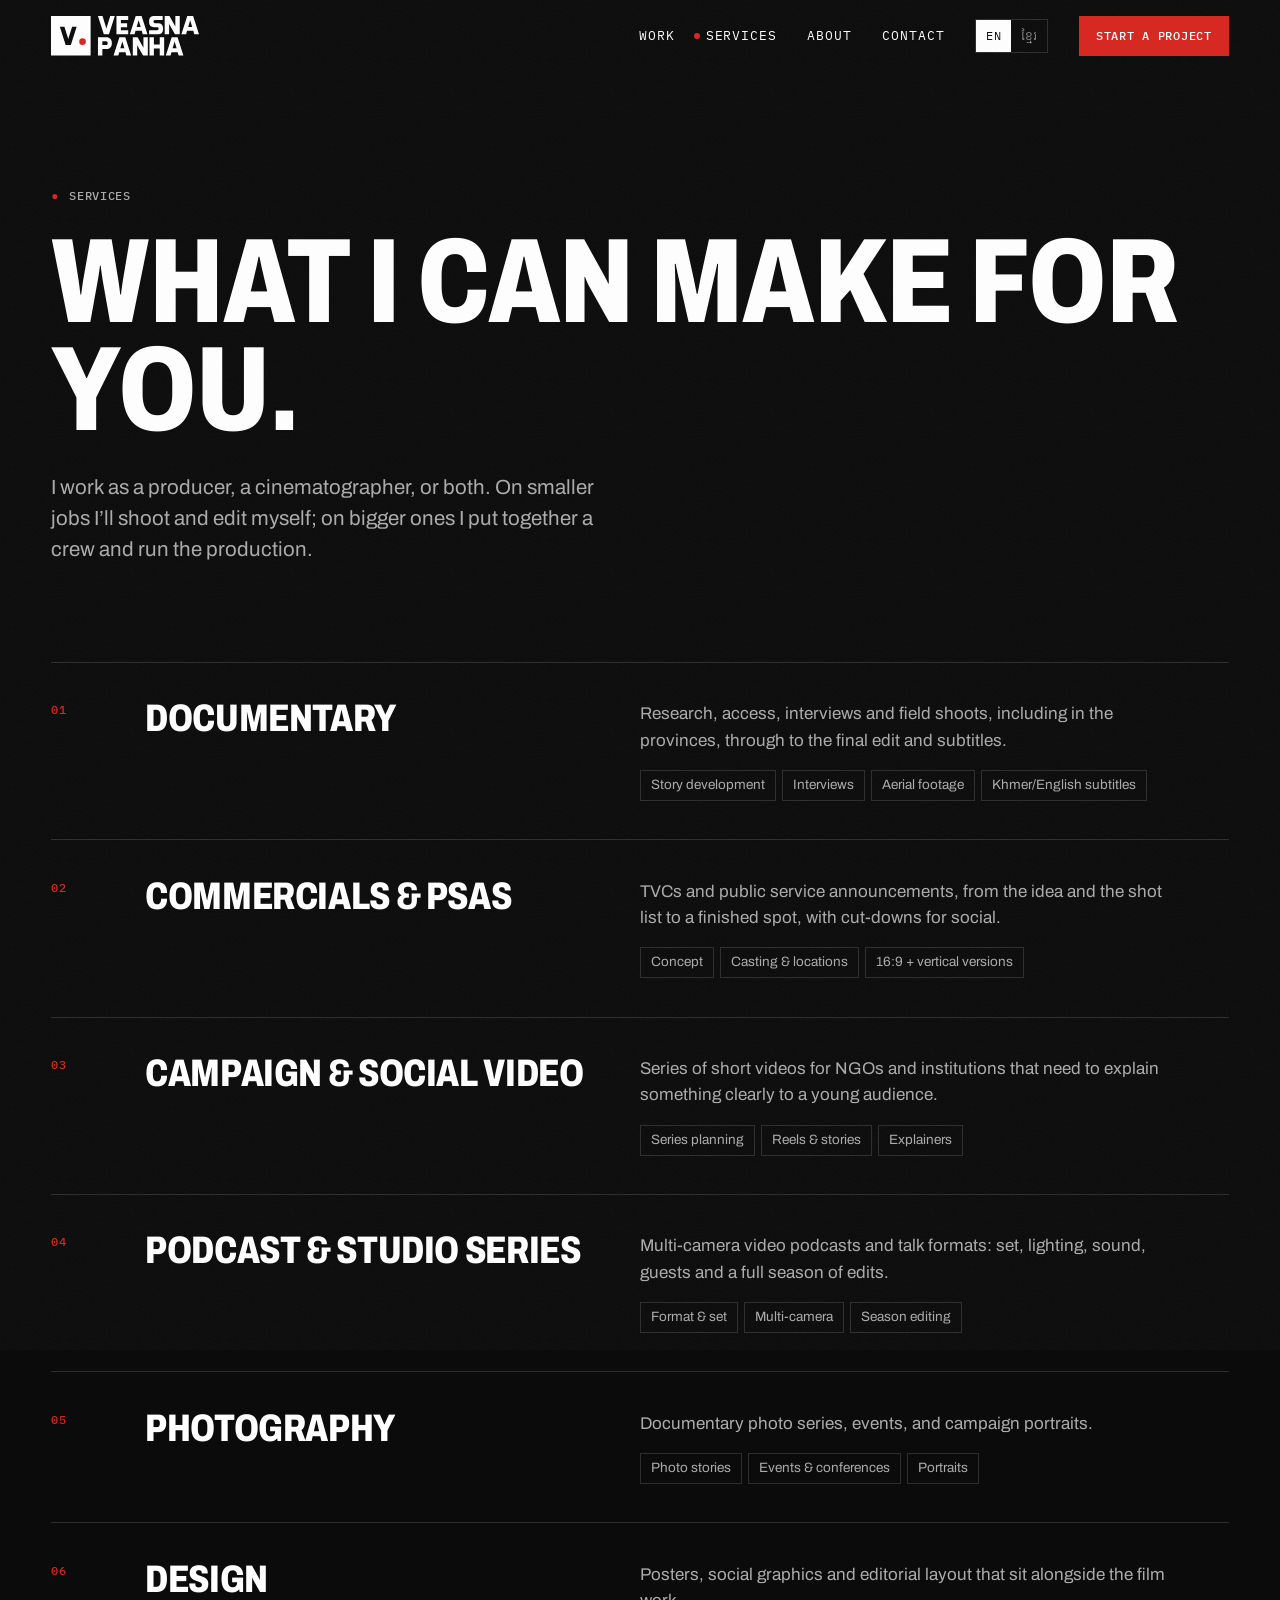
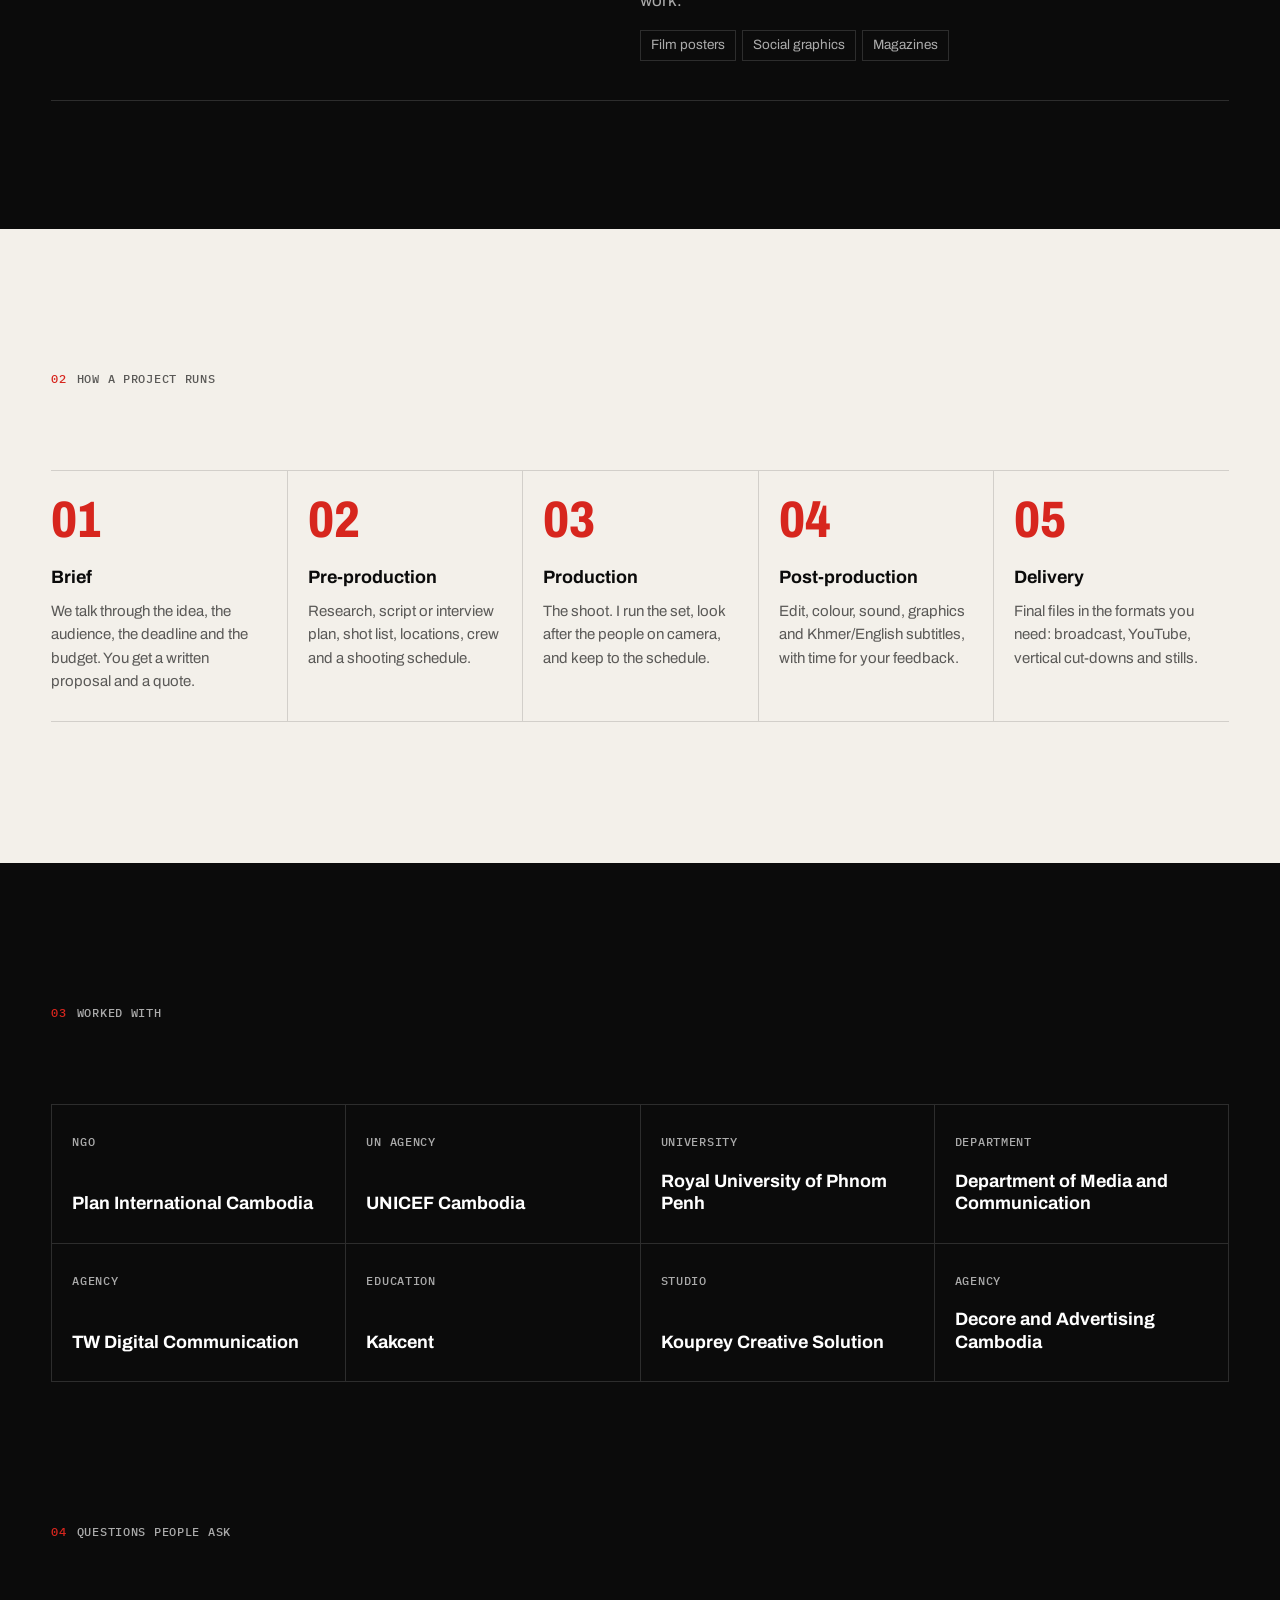
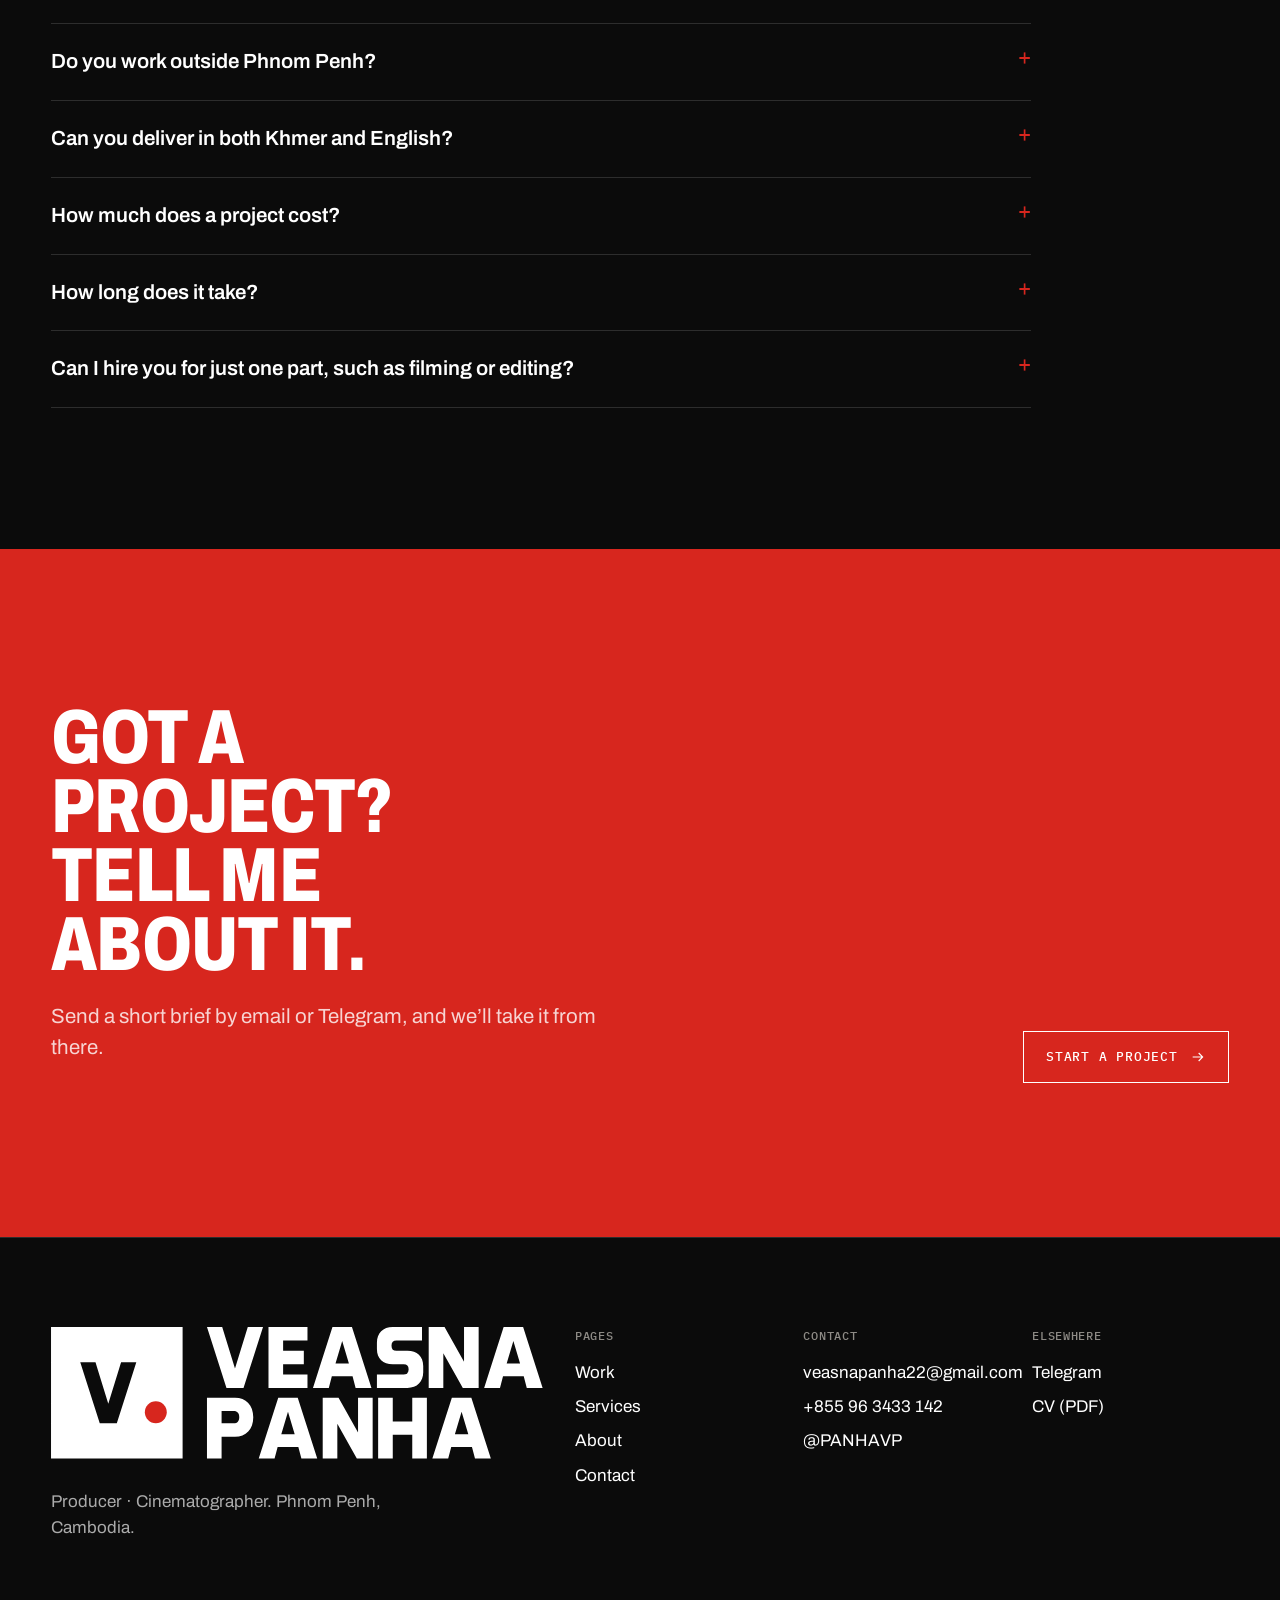
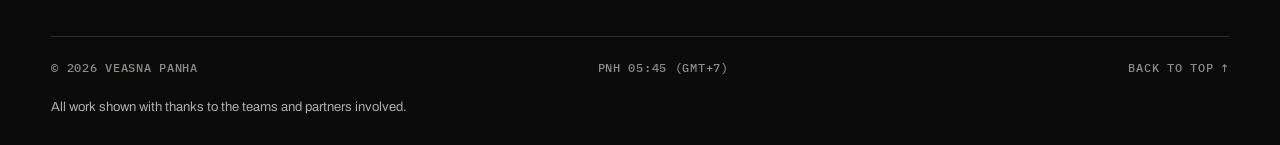
<file: services.html>
<!doctype html>
<html lang="en" class="no-js">
<head>
<meta charset="utf-8">
<meta name="viewport" content="width=device-width, initial-scale=1, viewport-fit=cover">
<title>Services — Veasna Panha</title>
<meta name="description" content="Documentary, commercial, campaign, podcast, photography and design production in Cambodia.">
<meta name="author" content="Veasna Panha">
<meta name="theme-color" content="#0b0b0b">
<meta property="og:type" content="website">
<meta property="og:site_name" content="Veasna Panha">
<meta property="og:title" content="Services — Veasna Panha">
<meta property="og:description" content="Documentary, commercial, campaign, podcast, photography and design production in Cambodia.">
<meta property="og:image" content="assets/img/og-image.jpg">
<meta name="twitter:card" content="summary_large_image">
<link rel="icon" href="favicon.svg" type="image/svg+xml">
<link rel="apple-touch-icon" href="assets/img/apple-touch-icon.png">
<link rel="manifest" href="site.webmanifest">
<link rel="preconnect" href="https://fonts.googleapis.com">
<link rel="preconnect" href="https://fonts.gstatic.com" crossorigin>
<link rel="stylesheet" href="https://fonts.googleapis.com/css2?family=Archivo:ital,wdth,wght@0,62..125,300..900;1,62..125,300..900&family=IBM+Plex+Mono:wght@400;500&family=Kantumruy+Pro:wght@300..700&display=swap">
<link rel="stylesheet" href="assets/css/style.css">
</head>
<body data-page="services" data-title="nav.services" id="top">
<a class="skip" href="#main" data-i18n="skip">Skip to content</a>
<header id="site-header" class="site-header"></header>
<main id="main">

<section class="page-head"><div class="wrap">
  <span class="mono"><span class="idx">●</span><span data-i18n="svc.kicker">Services</span></span>
  <h1 class="display h1" data-i18n="svc.h1">What I can make for you.</h1>
  <p class="lead" data-i18n="svc.lead">I work as a producer, a cinematographer, or both.</p>
</div></section>
<section style="padding-bottom:clamp(72px,10vw,140px)"><div class="wrap"><div class="svc-list" id="svc-list"></div></div></section>
<section class="sec paper"><div class="wrap">
  <div class="sec-head"><div><span class="mono"><span class="idx">02</span><span data-i18n="svc.process">How a project runs</span></span></div></div>
  <div class="process" id="process"></div>
</div></section>
<section class="sec"><div class="wrap">
  <div class="sec-head"><div><span class="mono"><span class="idx">03</span><span data-i18n="home.partners">Worked with</span></span></div></div>
  <ul class="partners" id="partners"></ul>
</div></section>
<section class="sec" style="padding-top:0"><div class="wrap">
  <div class="sec-head"><div><span class="mono"><span class="idx">04</span><span data-i18n="svc.faq">Questions people ask</span></span></div></div>
  <div class="faq" id="faq"></div>
</div></section>
<section class="cta on-red"><div class="wrap cta-row">
  <div><h2 class="display h2 rv" data-i18n="cta.h">Got a project? Tell me about it.</h2><p class="lead rv" style="margin-top:22px;color:var(--fg-2)" data-i18n="cta.p">Send a short brief.</p></div>
  <a class="btn rv" href="contact.html"><span data-i18n="nav.start">Start a project</span><svg viewBox="0 0 24 24" fill="none" stroke="currentColor" stroke-width="1.6" aria-hidden="true"><path d="M4 12h15M13 6l6 6-6 6"/></svg></a>
</div></section>
</main>
<footer id="site-footer" class="site-footer"></footer>
<div class="grain" aria-hidden="true"></div>
<script src="assets/js/projects.js"></script>
<script src="assets/js/app.js"></script>
</body>
</html>
</file>
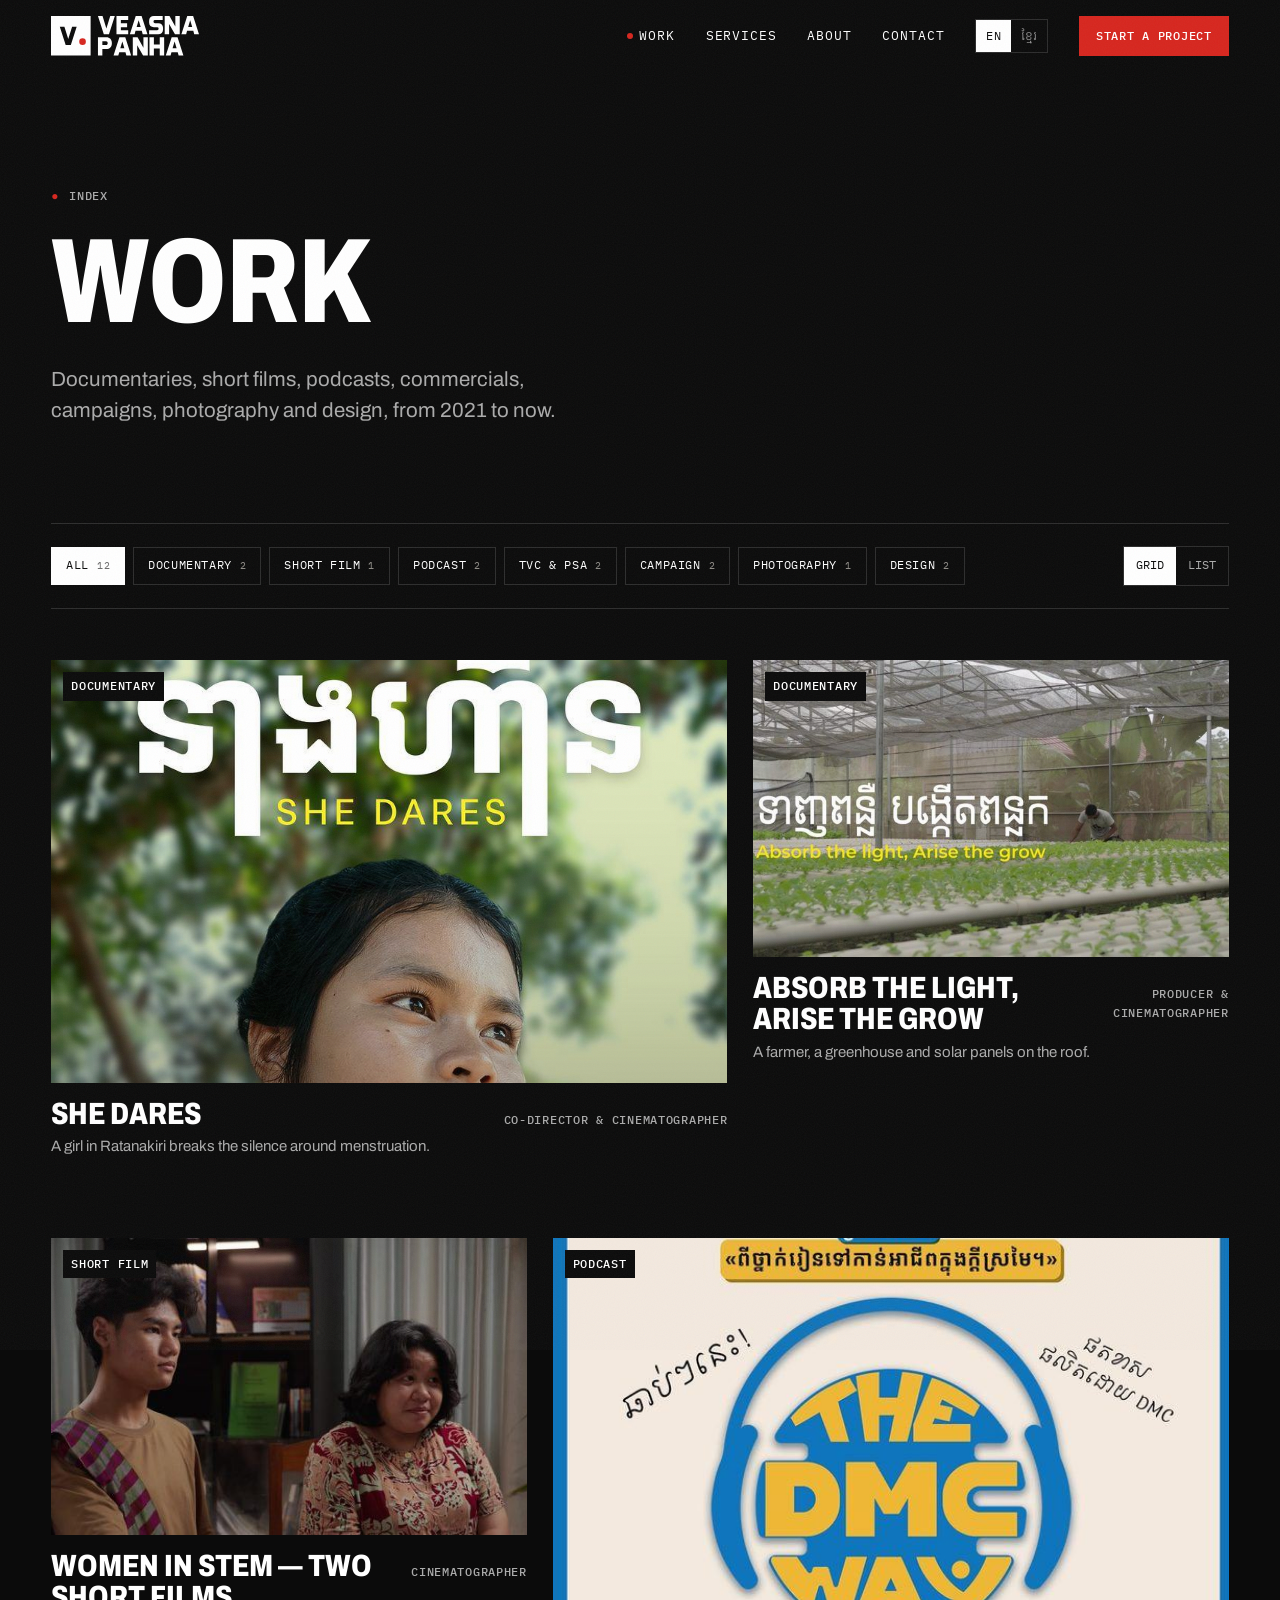
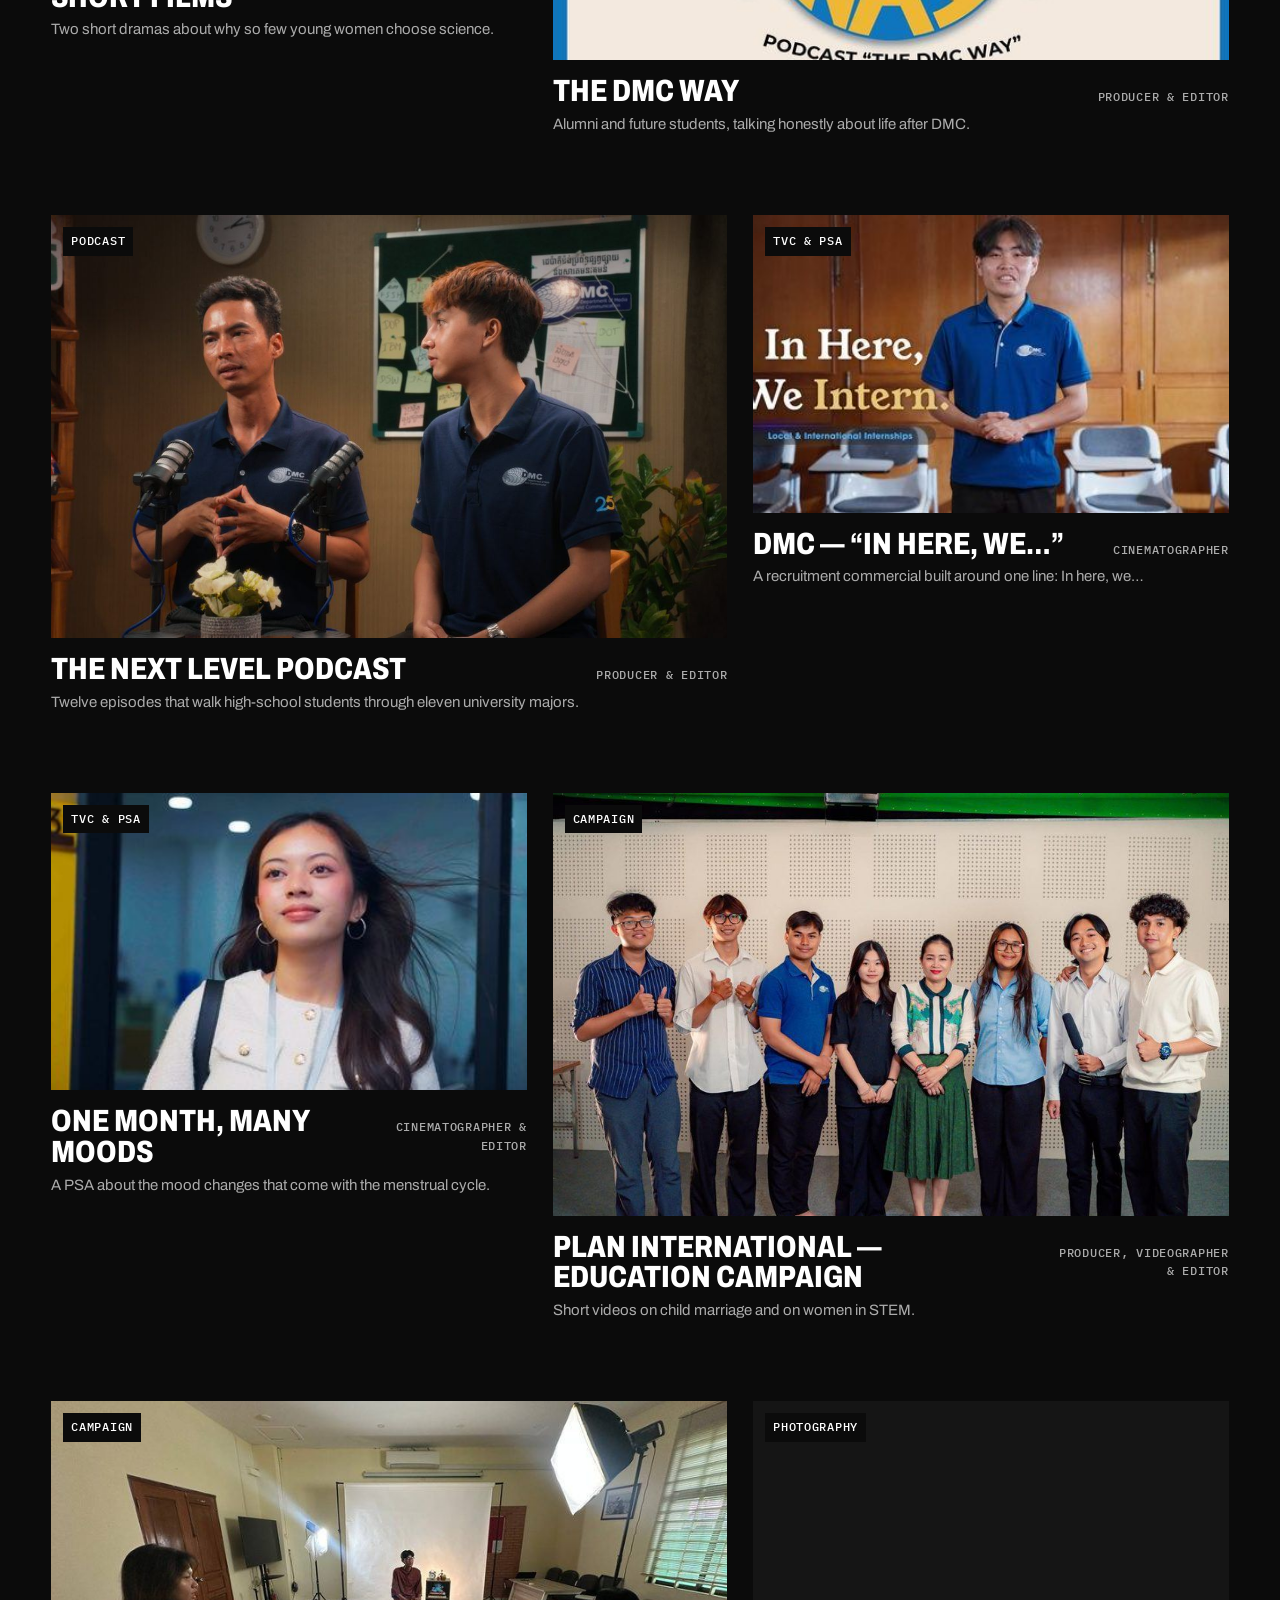
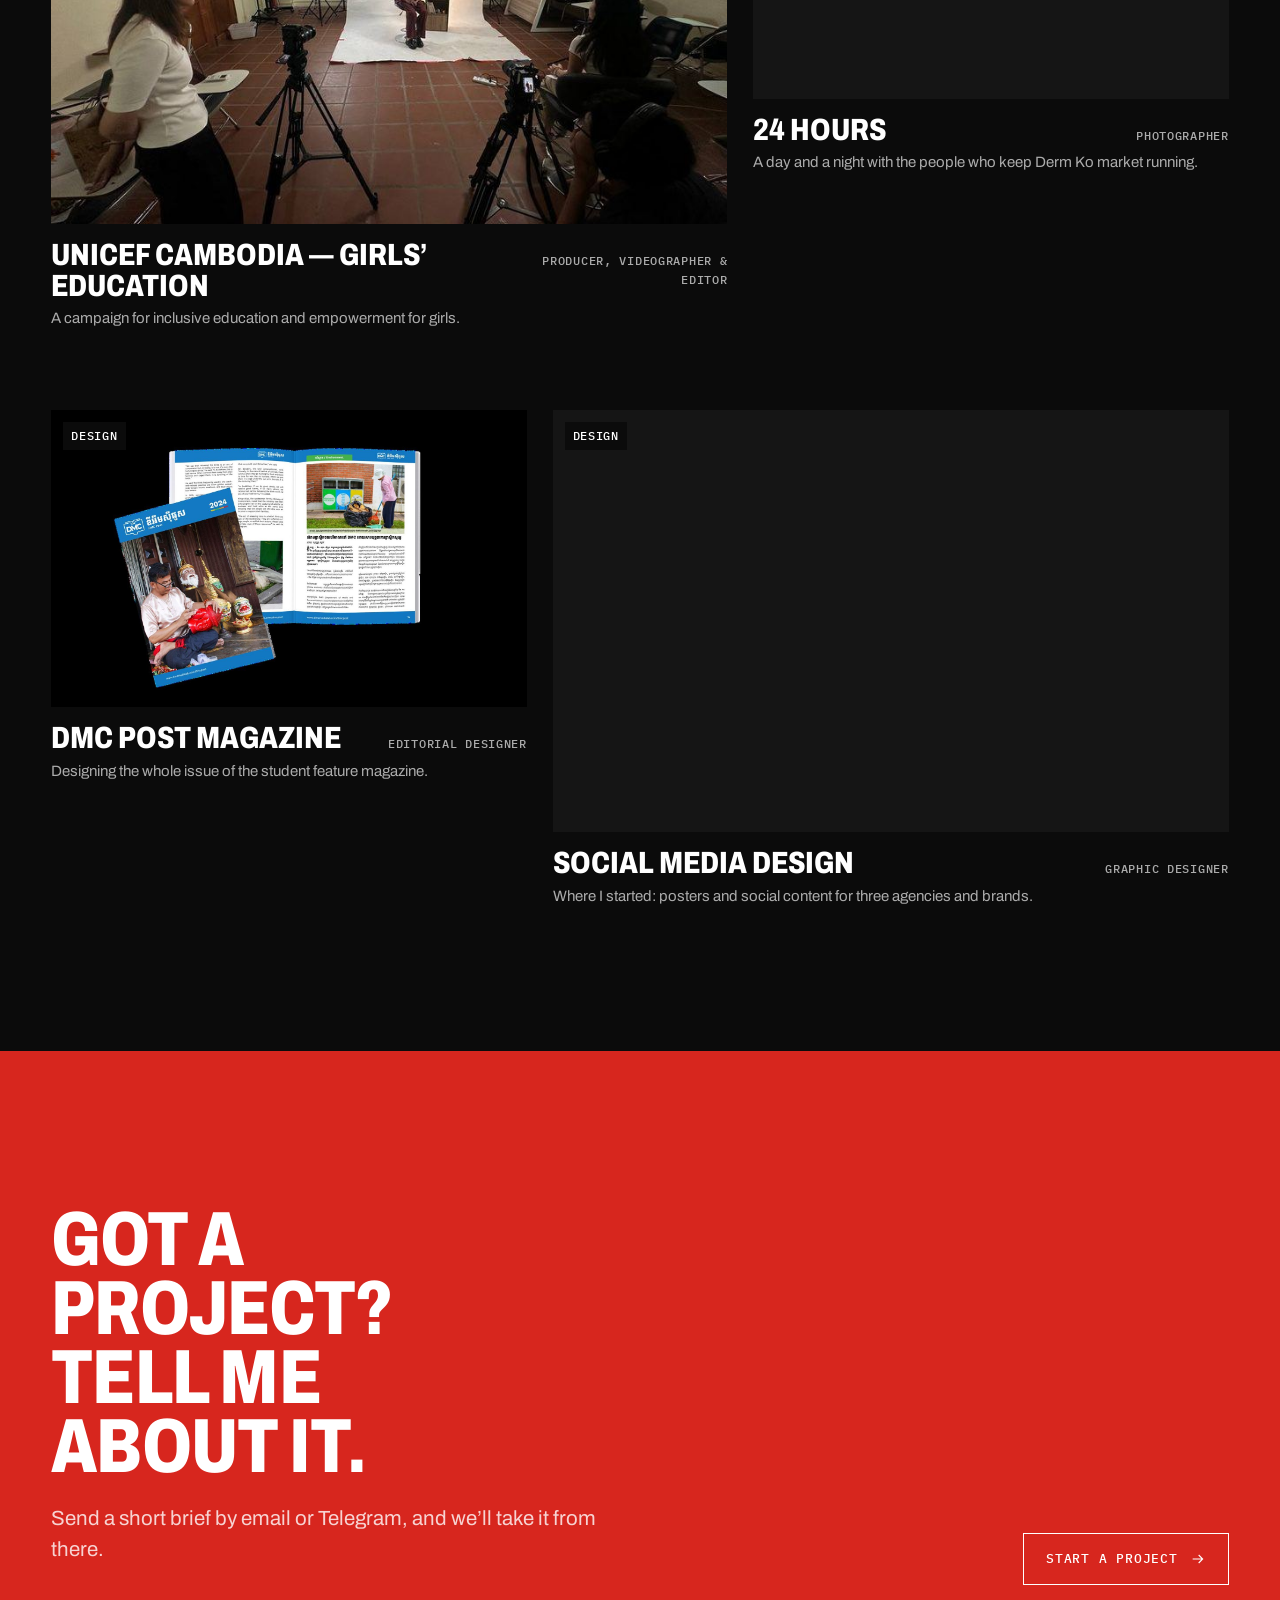
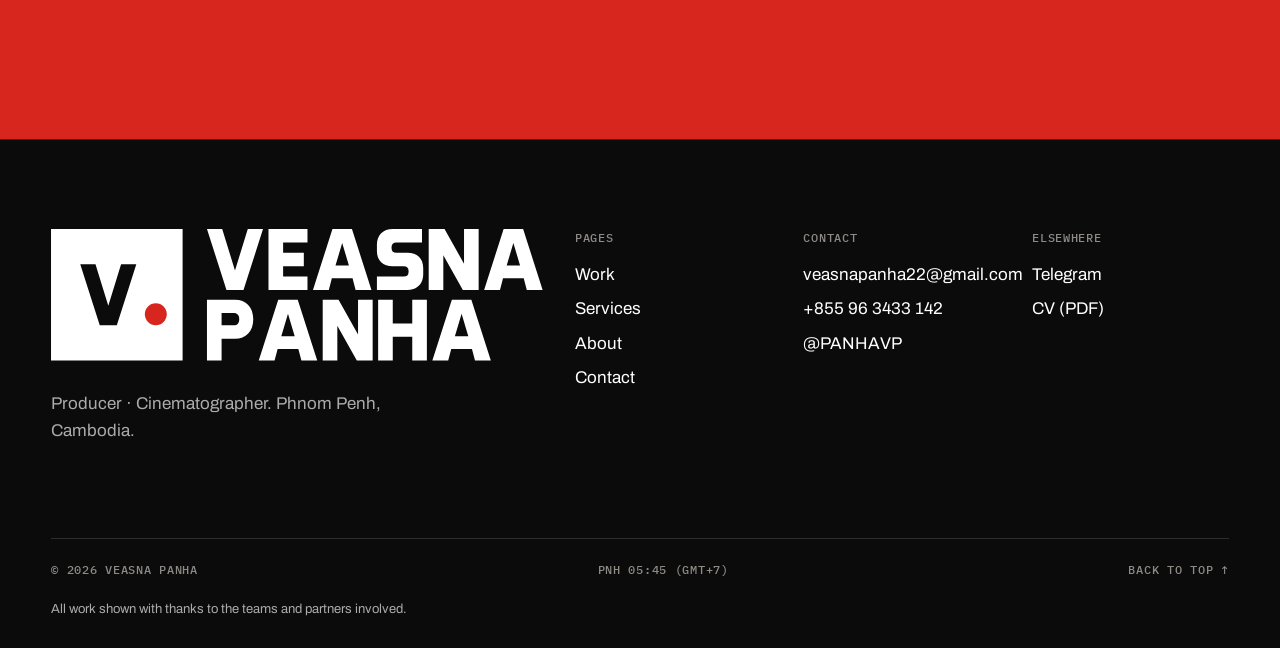
<file: work.html>
<!doctype html>
<html lang="en" class="no-js">
<head>
<meta charset="utf-8">
<meta name="viewport" content="width=device-width, initial-scale=1, viewport-fit=cover">
<title>Work — Veasna Panha</title>
<meta name="description" content="Documentaries, short films, podcasts, commercials, campaigns, photography and design by Veasna Panha.">
<meta name="author" content="Veasna Panha">
<meta name="theme-color" content="#0b0b0b">
<meta property="og:type" content="website">
<meta property="og:site_name" content="Veasna Panha">
<meta property="og:title" content="Work — Veasna Panha">
<meta property="og:description" content="Documentaries, short films, podcasts, commercials, campaigns, photography and design by Veasna Panha.">
<meta property="og:image" content="assets/img/og-image.jpg">
<meta name="twitter:card" content="summary_large_image">
<link rel="icon" href="favicon.svg" type="image/svg+xml">
<link rel="apple-touch-icon" href="assets/img/apple-touch-icon.png">
<link rel="manifest" href="site.webmanifest">
<link rel="preconnect" href="https://fonts.googleapis.com">
<link rel="preconnect" href="https://fonts.gstatic.com" crossorigin>
<link rel="stylesheet" href="https://fonts.googleapis.com/css2?family=Archivo:ital,wdth,wght@0,62..125,300..900;1,62..125,300..900&family=IBM+Plex+Mono:wght@400;500&family=Kantumruy+Pro:wght@300..700&display=swap">
<link rel="stylesheet" href="assets/css/style.css">
</head>
<body data-page="work" data-title="nav.work" id="top">
<a class="skip" href="#main" data-i18n="skip">Skip to content</a>
<header id="site-header" class="site-header"></header>
<main id="main">

<section class="page-head"><div class="wrap">
  <span class="mono"><span class="idx">●</span><span data-i18n="work.kicker">Index</span></span>
  <h1 class="display h1" data-i18n="work.h1">Work</h1>
  <p class="lead" data-i18n="work.lead">Documentaries, short films, podcasts, commercials, campaigns, photography and design.</p>
</div></section>
<section style="padding-bottom:clamp(72px,10vw,140px)"><div class="wrap">
  <div class="toolbar"><div class="filters" id="filters" role="group" aria-label="Filter"></div><div class="view-toggle" id="view-toggle" role="group" aria-label="View"></div></div>
  <div id="work-out"></div>
</div></section>
<section class="cta on-red"><div class="wrap cta-row">
  <div><h2 class="display h2 rv" data-i18n="cta.h">Got a project? Tell me about it.</h2><p class="lead rv" style="margin-top:22px;color:var(--fg-2)" data-i18n="cta.p">Send a short brief.</p></div>
  <a class="btn rv" href="contact.html"><span data-i18n="nav.start">Start a project</span><svg viewBox="0 0 24 24" fill="none" stroke="currentColor" stroke-width="1.6" aria-hidden="true"><path d="M4 12h15M13 6l6 6-6 6"/></svg></a>
</div></section>
</main>
<footer id="site-footer" class="site-footer"></footer>
<div class="grain" aria-hidden="true"></div>
<script src="assets/js/projects.js"></script>
<script src="assets/js/app.js"></script>
</body>
</html>
</file>
<file: assets/css/style.css>
/* ==========================================================================
   Veasna Panha — site styles
   Colours: red / white / black. Fonts: Archivo (Latin), Kantumruy Pro (Khmer),
   IBM Plex Mono (labels).
   ========================================================================== */

:root {
  --black: #0b0b0b;
  --ink: #141414;
  --ink-2: #1d1d1d;
  --white: #ffffff;
  --paper: #f3f0ea;
  --red: #d7261e;
  --red-dark: #b01c15;
  --mute: #8e8b86;
  --line: rgba(255, 255, 255, 0.14);
  --line-dark: rgba(11, 11, 11, 0.14);

  --bg: var(--black);
  --fg: var(--white);
  --fg-2: rgba(255, 255, 255, 0.66);
  --rule: var(--line);

  --f-display: "Archivo", "Helvetica Neue", Arial, sans-serif;
  --f-body: "Archivo", "Helvetica Neue", Arial, sans-serif;
  --f-mono: "IBM Plex Mono", ui-monospace, Menlo, monospace;
  --f-km: "Kantumruy Pro", "Khmer OS Battambang", sans-serif;

  --gutter: clamp(16px, 4vw, 56px);
  --max: 1440px;
  --header-h: 72px;
  --ease: cubic-bezier(0.2, 0.7, 0.1, 1);
}

html[lang="km"] {
  --f-display: "Kantumruy Pro", "Archivo", sans-serif;
  --f-body: "Kantumruy Pro", "Archivo", sans-serif;
}

/* Light sections */
.paper {
  --bg: var(--paper);
  --fg: var(--black);
  --fg-2: rgba(11, 11, 11, 0.66);
  --rule: var(--line-dark);
  background: var(--bg);
  color: var(--fg);
}
.on-red {
  --bg: var(--red);
  --fg: var(--white);
  --fg-2: rgba(255, 255, 255, 0.8);
  --rule: rgba(255, 255, 255, 0.3);
  background: var(--bg);
  color: var(--fg);
}

*, *::before, *::after { box-sizing: border-box; }
html { -webkit-text-size-adjust: 100%; scroll-behavior: smooth; }
@media (prefers-reduced-motion: reduce) { html { scroll-behavior: auto; } }
body {
  margin: 0;
  background: var(--black);
  color: var(--white);
  font-family: var(--f-body);
  font-size: 17px;
  line-height: 1.55;
  font-weight: 400;
  -webkit-font-smoothing: antialiased;
  text-rendering: optimizeLegibility;
  overflow-x: hidden;
}
html[lang="km"] body { line-height: 1.85; font-size: 16.5px; }
img { max-width: 100%; display: block; }
a { color: inherit; text-decoration: none; }
button { font: inherit; color: inherit; background: none; border: 0; padding: 0; cursor: pointer; }
::selection { background: var(--red); color: var(--white); }
:focus-visible { outline: 2px solid var(--red); outline-offset: 3px; }

.skip { position: absolute; left: -9999px; top: 8px; z-index: 200; background: var(--red); color: #fff; padding: 10px 14px; }
.skip:focus { left: 8px; }

.wrap { width: 100%; max-width: var(--max); margin: 0 auto; padding: 0 var(--gutter); }

/* ---------- Type ---------- */
.mono {
  font-family: var(--f-mono);
  font-size: 12px;
  letter-spacing: 0.06em;
  text-transform: uppercase;
  font-weight: 500;
}
html[lang="km"] .mono:not(.keep-latin) {
  font-family: var(--f-km);
  text-transform: none;
  letter-spacing: 0;
  font-size: 13px;
}
.display {
  font-family: var(--f-display);
  font-weight: 800;
  font-stretch: 78%;
  text-transform: uppercase;
  line-height: 0.9;
  letter-spacing: -0.01em;
  margin: 0;
}
html[lang="km"] .display {
  text-transform: none;
  font-weight: 700;
  line-height: 1.25;
  letter-spacing: 0;
}
.h1 { font-size: clamp(3rem, 9.4vw, 9.5rem); }
.h2 { font-size: clamp(2.4rem, 6vw, 5.6rem); }
.h3 { font-size: clamp(1.6rem, 3vw, 2.6rem); }
html[lang="km"] .h1 { font-size: clamp(2.3rem, 6.6vw, 6.4rem); }
html[lang="km"] .h2 { font-size: clamp(1.9rem, 4.4vw, 4rem); }
html[lang="km"] .h3 { font-size: clamp(1.35rem, 2.4vw, 2rem); }
.lead { font-size: clamp(1.1rem, 1.6vw, 1.4rem); line-height: 1.5; color: var(--fg-2); max-width: 46ch; }
html[lang="km"] .lead { line-height: 1.8; }
.red { color: var(--red); }
.fg2 { color: var(--fg-2); }
p { margin: 0 0 1em; }

/* ---------- Buttons ---------- */
.btn {
  display: inline-flex; align-items: center; gap: 12px;
  height: 52px; padding: 0 22px;
  border: 1px solid currentColor;
  font-family: var(--f-mono); font-size: 13px; letter-spacing: 0.06em; text-transform: uppercase; font-weight: 500;
  transition: background 0.25s var(--ease), color 0.25s var(--ease), border-color 0.25s var(--ease);
  white-space: nowrap;
}
html[lang="km"] .btn { font-family: var(--f-km); text-transform: none; letter-spacing: 0; font-size: 14.5px; }
.btn svg { width: 16px; height: 16px; flex: none; transition: transform 0.25s var(--ease); }
.btn:hover svg { transform: translateX(3px); }
.btn:hover { background: var(--fg); color: var(--bg); border-color: var(--fg); }
.btn--red { background: var(--red); border-color: var(--red); color: #fff; }
.btn--red:hover { background: var(--white); color: var(--black); border-color: var(--white); }
.paper .btn--red:hover { background: var(--black); color: var(--white); border-color: var(--black); }
.btn--sm { height: 40px; padding: 0 16px; font-size: 12px; }

.link-u { background: linear-gradient(currentColor, currentColor) 0 100% / 0 1px no-repeat; transition: background-size 0.3s var(--ease); padding-bottom: 2px; }
.link-u:hover { background-size: 100% 1px; }

/* ---------- Header ---------- */
.site-header {
  position: fixed; inset: 0 0 auto 0; z-index: 100;
  height: var(--header-h);
  color: var(--white);
  transition: background 0.3s var(--ease), transform 0.35s var(--ease);
}
.site-header.is-solid { background: rgba(11, 11, 11, 0.92); backdrop-filter: blur(10px); -webkit-backdrop-filter: blur(10px); border-bottom: 1px solid var(--line); }
.site-header.is-hidden { transform: translateY(-100%); }
.site-header .wrap { height: 100%; display: flex; align-items: center; justify-content: space-between; gap: 24px; }
.brand { display: block; width: 148px; color: var(--white); }
.brand svg { width: 100%; height: auto; display: block; }
.nav { display: flex; align-items: center; gap: clamp(18px, 2.4vw, 36px); }
.nav a.nav-link { font-family: var(--f-mono); font-size: 12.5px; letter-spacing: 0.07em; text-transform: uppercase; position: relative; padding: 6px 0; }
html[lang="km"] .nav a.nav-link { font-family: var(--f-km); text-transform: none; letter-spacing: 0; font-size: 15px; }
.nav a.nav-link[aria-current="page"]::before { content: ""; position: absolute; left: -12px; top: 50%; width: 6px; height: 6px; margin-top: -3px; border-radius: 50%; background: var(--red); }
.lang {
  display: inline-flex; border: 1px solid var(--line); height: 34px;
}
.lang button { padding: 0 10px; font-size: 12px; font-family: var(--f-mono); letter-spacing: 0.04em; color: rgba(255,255,255,.55); }
.lang button.km { font-family: var(--f-km); font-size: 13px; letter-spacing: 0; }
.lang button[aria-pressed="true"] { background: var(--white); color: var(--black); }
.menu-btn { display: none; width: 44px; height: 44px; position: relative; }
.menu-btn span { position: absolute; left: 10px; right: 10px; height: 2px; background: currentColor; transition: transform 0.3s var(--ease), top 0.3s var(--ease); }
.menu-btn span:nth-child(1) { top: 17px; }
.menu-btn span:nth-child(2) { top: 25px; }
.menu-open .menu-btn span:nth-child(1) { top: 21px; transform: rotate(45deg); }
.menu-open .menu-btn span:nth-child(2) { top: 21px; transform: rotate(-45deg); }

.mobile-menu {
  position: fixed; inset: 0; z-index: 90; background: var(--black);
  padding: calc(var(--header-h) + 24px) var(--gutter) 32px;
  display: flex; flex-direction: column; justify-content: space-between;
  opacity: 0; visibility: hidden; transition: opacity 0.3s var(--ease), visibility 0.3s;
}
.menu-open .mobile-menu { opacity: 1; visibility: visible; }
.mobile-menu nav { display: flex; flex-direction: column; }
.mobile-menu nav a { font-family: var(--f-display); font-weight: 800; font-stretch: 78%; text-transform: uppercase; font-size: clamp(2.6rem, 13vw, 4.5rem); line-height: 1.05; border-bottom: 1px solid var(--line); padding: 6px 0; display: flex; justify-content: space-between; align-items: baseline; }
html[lang="km"] .mobile-menu nav a { text-transform: none; font-weight: 700; font-size: clamp(2rem, 9vw, 3rem); line-height: 1.5; }
.mobile-menu nav a small { font-family: var(--f-mono); font-size: 12px; font-weight: 400; color: var(--mute); font-stretch: 100%; }
.mobile-menu .mm-foot { display: grid; gap: 6px; color: var(--fg-2); font-size: 15px; }

@media (max-width: 900px) {
  .nav .nav-link, .nav .btn { display: none; }
  .menu-btn { display: block; }
}

/* ---------- Generic sections ---------- */
section { position: relative; }
.sec { padding: clamp(72px, 11vw, 160px) 0; }
.sec--tight { padding: clamp(56px, 7vw, 96px) 0; }
.sec-head { display: grid; grid-template-columns: 1fr auto; align-items: end; gap: 24px; margin-bottom: clamp(36px, 5vw, 72px); }
.sec-head .mono { display: block; margin-bottom: 18px; color: var(--fg-2); }
.idx { color: var(--red); margin-right: 10px; }
.rule { border: 0; border-top: 1px solid var(--rule); margin: 0; }

/* ---------- Home hero ---------- */
.hero { padding-top: calc(var(--header-h) + clamp(40px, 8vh, 96px)); padding-bottom: 0; min-height: 100svh; display: flex; flex-direction: column; }
.hero-meta { display: flex; justify-content: space-between; gap: 16px; flex-wrap: wrap; color: var(--fg-2); padding-bottom: 28px; border-bottom: 1px solid var(--line); }
.hero-meta .rec { display: inline-flex; align-items: center; gap: 8px; color: var(--white); }
.rec-dot { width: 9px; height: 9px; border-radius: 50%; background: var(--red); animation: blink 1.6s steps(2, start) infinite; }
@keyframes blink { to { visibility: hidden; } }
@media (prefers-reduced-motion: reduce) { .rec-dot { animation: none; } }
.hero h1 { margin-top: clamp(28px, 5vh, 56px); max-width: 14ch; }
html[lang="km"] .hero h1 { max-width: 16ch; }
.hero-foot { display: grid; grid-template-columns: minmax(0, 1.1fr) minmax(0, 1fr); gap: 40px; align-items: end; margin-top: clamp(28px, 5vh, 56px); padding-bottom: clamp(32px, 5vh, 56px); }
.hero-foot .actions { display: flex; gap: 12px; flex-wrap: wrap; justify-content: flex-end; }
@media (max-width: 800px) { .hero-foot { grid-template-columns: 1fr; } .hero-foot .actions { justify-content: flex-start; } }

/* Film strip */
.strip { position: relative; overflow: hidden; border-top: 1px solid var(--line); border-bottom: 1px solid var(--line); background: #000; margin-top: auto; }
.strip-track { display: flex; width: max-content; animation: strip 70s linear infinite; }
.strip:hover .strip-track { animation-play-state: paused; }
@keyframes strip { to { transform: translateX(-50%); } }
@media (prefers-reduced-motion: reduce) { .strip-track { animation: none; } }
.frame { position: relative; flex: none; height: clamp(170px, 24vw, 300px); aspect-ratio: 16 / 9; margin: 14px 7px; overflow: hidden; background: #111; }
.frame img { width: 100%; height: 100%; object-fit: cover; filter: saturate(0.9); transition: filter 0.4s; }
.frame:hover img { filter: saturate(1.05); }
.frame .fno { position: absolute; left: 8px; bottom: 6px; font-family: var(--f-mono); font-size: 10.5px; color: rgba(255,255,255,.85); text-shadow: 0 1px 2px rgba(0,0,0,.6); letter-spacing: .05em; }
.strip::before, .strip::after { content: ""; position: absolute; left: 0; right: 0; height: 6px; z-index: 2; background: repeating-linear-gradient(90deg, transparent 0 10px, rgba(255,255,255,.18) 10px 18px); }
.strip::before { top: 4px; } .strip::after { bottom: 4px; }

/* ---------- Featured ---------- */
.feature { display: grid; grid-template-columns: minmax(0, 5fr) minmax(0, 7fr); gap: clamp(28px, 5vw, 80px); align-items: center; }
.feature-poster { position: relative; aspect-ratio: 2 / 3; overflow: hidden; background: #111; }
.feature-poster img { width: 100%; height: 100%; object-fit: cover; transition: transform 1.2s var(--ease); }
.feature-poster:hover img { transform: scale(1.03); }
.play {
  position: absolute; left: 50%; top: 50%; transform: translate(-50%, -50%);
  width: 92px; height: 92px; border-radius: 50%; background: var(--red); color: #fff;
  display: grid; place-items: center; transition: transform 0.3s var(--ease), background 0.3s;
}
.play:hover { transform: translate(-50%, -50%) scale(1.08); }
.play svg { width: 26px; height: 26px; margin-left: 4px; }
.feature dl { display: grid; grid-template-columns: repeat(2, minmax(0, 1fr)); gap: 0; margin: 32px 0 36px; border-top: 1px solid var(--rule); }
.feature dl div { padding: 16px 0; border-bottom: 1px solid var(--rule); }
.feature dl div:nth-child(odd) { padding-right: 16px; }
dt { color: var(--fg-2); margin-bottom: 4px; }
dd { margin: 0; }
@media (max-width: 860px) { .feature { grid-template-columns: 1fr; } .feature-poster { max-width: 420px; } }

/* ---------- Project cards ---------- */
.grid-work { display: grid; grid-template-columns: repeat(12, minmax(0, 1fr)); gap: clamp(16px, 2vw, 28px); row-gap: clamp(36px, 5vw, 64px); }
.card { grid-column: span 6; display: block; }
.card.wide { grid-column: span 7; }
.card.narrow { grid-column: span 5; }
.card-media { position: relative; overflow: hidden; aspect-ratio: 16 / 10; background: #151515; }
.card.tall .card-media { aspect-ratio: 4 / 5; }
.card-media img { width: 100%; height: 100%; object-fit: cover; transition: transform 1s var(--ease), filter .5s; }
.card:hover .card-media img { transform: scale(1.04); }
.card-media .tag { position: absolute; left: 12px; top: 12px; background: var(--black); color: #fff; padding: 5px 8px; }
.card-meta { display: flex; justify-content: space-between; gap: 18px; padding-top: 16px; align-items: baseline; }
.card-title { font-family: var(--f-display); font-weight: 800; font-stretch: 80%; text-transform: uppercase; font-size: clamp(1.4rem, 2.4vw, 2.1rem); line-height: 1; margin: 0; }
html[lang="km"] .card-title { text-transform: none; font-weight: 700; line-height: 1.4; font-size: clamp(1.2rem, 2vw, 1.7rem); }
.card-role { color: var(--fg-2); text-align: right; }
.card-sub { color: var(--fg-2); margin-top: 6px; font-size: 15px; }
@media (max-width: 760px) { .card, .card.wide, .card.narrow { grid-column: 1 / -1; } .card-meta { flex-direction: column; gap: 6px; } .card-role { text-align: left; } }

/* ---------- Work index (list) ---------- */
.filters { display: flex; flex-wrap: wrap; gap: 8px; }
.chip { height: 38px; padding: 0 14px; border: 1px solid var(--rule); font-family: var(--f-mono); font-size: 12px; letter-spacing: .05em; text-transform: uppercase; display: inline-flex; align-items: center; gap: 8px; transition: background .2s, color .2s, border-color .2s; }
html[lang="km"] .chip { font-family: var(--f-km); text-transform: none; letter-spacing: 0; font-size: 14px; }
.chip sup { font-size: 10px; color: var(--mute); font-family: var(--f-mono); }
.chip:hover { border-color: var(--fg); }
.chip[aria-pressed="true"] { background: var(--fg); color: var(--bg); border-color: var(--fg); }
.chip[aria-pressed="true"] sup { color: inherit; opacity: .6; }
.view-toggle { display: inline-flex; border: 1px solid var(--rule); }
.view-toggle button { height: 38px; padding: 0 12px; font-family: var(--f-mono); font-size: 12px; text-transform: uppercase; color: var(--fg-2); }
.view-toggle button[aria-pressed="true"] { background: var(--fg); color: var(--bg); }
.toolbar { display: flex; justify-content: space-between; gap: 16px; align-items: center; flex-wrap: wrap; padding: 22px 0; border-top: 1px solid var(--rule); border-bottom: 1px solid var(--rule); margin-bottom: clamp(32px, 4vw, 56px); position: sticky; top: var(--header-h); background: var(--bg); z-index: 5; }

.list { border-top: 1px solid var(--rule); }
.row { display: grid; grid-template-columns: 56px minmax(0, 2.4fr) minmax(0, 1.2fr) minmax(0, 1.4fr) 28px; gap: 20px; align-items: center; padding: 22px 0; border-bottom: 1px solid var(--rule); transition: padding .3s var(--ease), color .2s; }
.row:hover { padding-left: 12px; }
.row:hover .row-title { color: var(--red); }
.row-title { font-family: var(--f-display); font-weight: 800; font-stretch: 80%; text-transform: uppercase; font-size: clamp(1.4rem, 3vw, 2.6rem); line-height: 1; transition: color .2s; }
html[lang="km"] .row-title { text-transform: none; font-weight: 700; line-height: 1.4; font-size: clamp(1.2rem, 2.4vw, 2rem); }
.row .arrow { width: 22px; height: 22px; }
.row .thumb { display: none; }
@media (max-width: 760px) {
  .row { grid-template-columns: 80px minmax(0, 1fr); gap: 4px 14px; }
  .row .thumb { display: block; grid-row: span 3; width: 80px; aspect-ratio: 1; object-fit: cover; }
  .row .num, .row .arrow { display: none; }
}
.hover-preview { position: fixed; z-index: 60; width: 340px; aspect-ratio: 16/10; pointer-events: none; opacity: 0; transform: translate(-50%, -50%) scale(.92); transition: opacity .25s, transform .3s var(--ease); overflow: hidden; background: #111; }
.hover-preview.on { opacity: 1; transform: translate(-50%, -50%) scale(1); }
.hover-preview img { width: 100%; height: 100%; object-fit: cover; }
@media (hover: none) { .hover-preview { display: none; } }
.empty { padding: 60px 0; color: var(--fg-2); }

/* ---------- Page heads ---------- */
.page-head { padding-top: calc(var(--header-h) + clamp(48px, 9vw, 130px)); padding-bottom: clamp(40px, 6vw, 80px); }
.page-head .mono { color: var(--fg-2); display: block; margin-bottom: 22px; }
.page-head .lead { margin-top: 28px; }

/* ---------- Case study ---------- */
.cs-head { padding-top: calc(var(--header-h) + clamp(40px, 7vw, 100px)); }
.cs-crumb { display: flex; gap: 10px; color: var(--fg-2); margin-bottom: 26px; flex-wrap: wrap; }
.cs-crumb a:hover { color: var(--fg); }
.cs-km-title { font-family: var(--f-km); font-weight: 700; font-size: clamp(1.4rem, 3vw, 2.4rem); color: var(--red); margin: 18px 0 0; line-height: 1.4; }
.cs-meta { display: grid; grid-template-columns: repeat(4, minmax(0, 1fr)); border-top: 1px solid var(--rule); margin-top: clamp(32px, 5vw, 64px); }
.cs-meta > div { padding: 18px 18px 18px 0; border-bottom: 1px solid var(--rule); }
.cs-meta > div + div { padding-left: 18px; border-left: 1px solid var(--rule); }
@media (max-width: 760px) { .cs-meta { grid-template-columns: 1fr 1fr; } .cs-meta > div:nth-child(3) { border-left: 0; padding-left: 0; } }
.cs-body { display: grid; grid-template-columns: minmax(0, 4fr) minmax(0, 8fr); gap: clamp(28px, 5vw, 80px); align-items: start; }
.cs-body .text { font-size: clamp(1.1rem, 1.5vw, 1.32rem); line-height: 1.6; max-width: 60ch; }
html[lang="km"] .cs-body .text { line-height: 1.9; }
.cs-cover { aspect-ratio: 2/3; overflow: hidden; background: #111; position: sticky; top: calc(var(--header-h) + 24px); }
.cs-cover img { width: 100%; height: 100%; object-fit: cover; }
.cs-cover.landscape { aspect-ratio: 4/3; }
@media (max-width: 860px) { .cs-body { grid-template-columns: 1fr; } .cs-cover { position: static; max-width: 420px; } }
.cs-links { display: flex; flex-wrap: wrap; gap: 10px; margin-top: 28px; }
.note-soon { display: inline-flex; align-items: center; gap: 10px; color: var(--fg-2); border: 1px dashed var(--rule); padding: 12px 16px; margin-top: 28px; }

.video { position: relative; width: 100%; aspect-ratio: 16/9; background: #000; overflow: hidden; }
.video iframe { position: absolute; inset: 0; width: 100%; height: 100%; border: 0; }
.video .poster-btn { position: absolute; inset: 0; width: 100%; height: 100%; }
.video .poster-btn img { width: 100%; height: 100%; object-fit: cover; opacity: .75; transition: opacity .3s; }
.video .poster-btn:hover img { opacity: .95; }
.video .poster-btn .play { pointer-events: none; }
.video .vlabel { position: absolute; left: 16px; bottom: 14px; color: #fff; }
.videos-2 { display: grid; grid-template-columns: 1fr 1fr; gap: 16px; max-width: 820px; }
.videos-2 .video { aspect-ratio: 9/16; }
@media (max-width: 600px) { .videos-2 { grid-template-columns: 1fr; } }

.gallery { columns: 3 280px; column-gap: 12px; }
.gallery button { display: block; width: 100%; margin: 0 0 12px; break-inside: avoid; overflow: hidden; background: #111; position: relative; }
.gallery img { width: 100%; height: auto; transition: transform .8s var(--ease), opacity .3s; }
.gallery button:hover img { transform: scale(1.03); }
.gallery.wide { columns: 1; }
.gallery.dense { columns: 4 220px; }

.next-proj { display: block; padding: clamp(56px, 8vw, 120px) 0; border-top: 1px solid var(--rule); }
.next-proj .display { transition: color .2s; }
.next-proj:hover .display { color: var(--red); }

/* ---------- Lightbox ---------- */
.lb { position: fixed; inset: 0; z-index: 300; background: #050505; display: none; align-items: center; justify-content: center; }
.lb.open { display: flex; }
.lb img { width: calc(100vw - 160px); height: calc(100vh - 140px); object-fit: contain; user-select: none; }
.lb .lb-btn { position: absolute; width: 56px; height: 56px; display: grid; place-items: center; color: #fff; }
.lb .lb-btn svg { width: 26px; height: 26px; }
.lb .lb-btn:hover { color: var(--red); }
.lb .lb-close { top: 12px; right: 12px; }
.lb .lb-prev { left: 12px; top: 50%; transform: translateY(-50%); }
.lb .lb-next { right: 12px; top: 50%; transform: translateY(-50%); }
.lb .lb-count { position: absolute; left: 20px; top: 26px; color: rgba(255,255,255,.7); }
@media (max-width: 700px) { .lb img { width: 100vw; height: 78vh; } .lb .lb-prev, .lb .lb-next { top: auto; bottom: 16px; transform: none; } }

/* Video modal */
.vmodal { position: fixed; inset: 0; z-index: 300; background: rgba(5,5,5,.96); display: none; align-items: center; justify-content: center; padding: 60px var(--gutter); }
.vmodal.open { display: flex; }
.vmodal .video { max-width: 1280px; }
.vmodal .lb-btn { position: absolute; top: 12px; right: 12px; width: 56px; height: 56px; display: grid; place-items: center; color: #fff; }
.vmodal .lb-btn svg { width: 26px; height: 26px; }

/* ---------- Services ---------- */
.svc-list { border-top: 1px solid var(--rule); }
.svc { display: grid; grid-template-columns: 70px minmax(0, 4fr) minmax(0, 5fr); gap: 24px; padding: clamp(24px, 3vw, 40px) 0; border-bottom: 1px solid var(--rule); align-items: start; }
.svc h3 { margin: 0; }
.svc p { color: var(--fg-2); margin: 0; max-width: 54ch; }
.svc ul { list-style: none; padding: 0; margin: 16px 0 0; display: flex; flex-wrap: wrap; gap: 6px; }
.svc li { border: 1px solid var(--rule); padding: 4px 10px; font-size: 13.5px; color: var(--fg-2); }
@media (max-width: 760px) { .svc { grid-template-columns: 40px minmax(0, 1fr); } .svc > div:last-child { grid-column: 2; } }

.process { display: grid; grid-template-columns: repeat(5, minmax(0, 1fr)); border-top: 1px solid var(--rule); }
.step { padding: 24px 20px 28px 0; border-bottom: 1px solid var(--rule); }
.step + .step { padding-left: 20px; border-left: 1px solid var(--rule); }
.step .n { font-family: var(--f-display); font-weight: 800; font-stretch: 78%; font-size: 3.2rem; line-height: 1; color: var(--red); display: block; margin-bottom: 18px; }
.step h4 { margin: 0 0 8px; font-size: 1.12rem; font-weight: 700; }
.step p { color: var(--fg-2); font-size: 15px; margin: 0; }
@media (max-width: 1000px) { .process { grid-template-columns: 1fr 1fr; } .step:nth-child(odd) { border-left: 0; padding-left: 0; } .step + .step:nth-child(odd) { padding-left: 0; } }
@media (max-width: 560px) { .process { grid-template-columns: 1fr; } .step + .step { border-left: 0; padding-left: 0; } }

.faq { border-top: 1px solid var(--rule); max-width: 980px; }
.faq details { border-bottom: 1px solid var(--rule); }
.faq summary { list-style: none; cursor: pointer; padding: 22px 0; display: flex; justify-content: space-between; gap: 20px; font-size: clamp(1.05rem, 1.6vw, 1.3rem); font-weight: 600; }
.faq summary::-webkit-details-marker { display: none; }
.faq summary::after { content: "+"; font-family: var(--f-mono); font-weight: 400; color: var(--red); font-size: 1.4rem; line-height: 1; transition: transform .25s; }
.faq details[open] summary::after { transform: rotate(45deg); }
.faq details p { color: var(--fg-2); max-width: 70ch; padding-bottom: 22px; margin: 0; }

/* ---------- Partners ---------- */
.partners { display: grid; grid-template-columns: repeat(4, minmax(0, 1fr)); border-top: 1px solid var(--rule); border-left: 1px solid var(--rule); }
.partners li { list-style: none; border-right: 1px solid var(--rule); border-bottom: 1px solid var(--rule); padding: 28px 20px; min-height: 120px; display: flex; flex-direction: column; justify-content: space-between; gap: 18px; }
.partners li b { font-size: clamp(1rem, 1.4vw, 1.2rem); font-weight: 700; line-height: 1.25; }
.partners li span { color: var(--fg-2); }
.partners { padding: 0; margin: 0; }
@media (max-width: 860px) { .partners { grid-template-columns: 1fr 1fr; } }

/* ---------- Stats ---------- */
.stats { display: grid; grid-template-columns: repeat(4, minmax(0, 1fr)); gap: 0; border-top: 1px solid var(--rule); }
.stat { padding: 26px 20px 26px 0; }
.stat + .stat { padding-left: 20px; border-left: 1px solid var(--rule); }
.stat b { display: block; font-family: "Archivo", sans-serif; font-weight: 800; font-stretch: 78%; font-size: clamp(3rem, 6vw, 5.4rem); line-height: 1; }
.stat span { color: var(--fg-2); }
@media (max-width: 760px) { .stats { grid-template-columns: 1fr 1fr; } .stat:nth-child(3) { border-left: 0; padding-left: 0; } }

/* ---------- About ---------- */
.about-grid { display: grid; grid-template-columns: minmax(0, 5fr) minmax(0, 7fr); gap: clamp(28px, 5vw, 90px); align-items: start; }
.portrait { position: relative; aspect-ratio: 4/5; overflow: hidden; background: #ddd; }
.portrait img { width: 100%; height: 100%; object-fit: cover; object-position: center 20%; }
.portrait figcaption { position: absolute; left: 12px; bottom: 10px; color: #fff; text-shadow: 0 1px 3px rgba(0,0,0,.5); }
@media (max-width: 860px) { .about-grid { grid-template-columns: 1fr; } .portrait { max-width: 460px; } }
.timeline { border-top: 1px solid var(--rule); }
.tl { display: grid; grid-template-columns: minmax(0, 2fr) minmax(0, 5fr); gap: 24px; padding: 26px 0; border-bottom: 1px solid var(--rule); }
.tl h4 { margin: 0 0 2px; font-size: 1.15rem; }
.tl .org { color: var(--fg-2); margin-bottom: 12px; }
.tl ul { margin: 0; padding-left: 1.1em; color: var(--fg-2); }
.tl li { margin-bottom: 4px; }
.tl li::marker { color: var(--red); }
@media (max-width: 700px) { .tl { grid-template-columns: 1fr; gap: 6px; } }
.chips { display: flex; flex-wrap: wrap; gap: 8px; padding: 0; margin: 0; list-style: none; }
.chips li { border: 1px solid var(--rule); padding: 8px 14px; }
.cols-3 { display: grid; grid-template-columns: repeat(3, minmax(0, 1fr)); gap: clamp(24px, 4vw, 60px); }
@media (max-width: 860px) { .cols-3 { grid-template-columns: 1fr; } }

/* ---------- Contact ---------- */
.contact-grid { display: grid; grid-template-columns: minmax(0, 7fr) minmax(0, 4fr); gap: clamp(32px, 6vw, 100px); align-items: start; }
@media (max-width: 900px) { .contact-grid { grid-template-columns: 1fr; } }
.form { display: grid; grid-template-columns: minmax(0, 1fr) minmax(0, 1fr); gap: 0 24px; min-width: 0; }
.field { display: grid; gap: 6px; padding: 18px 0 14px; border-bottom: 1px solid var(--rule); grid-column: span 1; min-width: 0; }
.field input, .field select, .field textarea { min-width: 0; max-width: 100%; }
.field.full { grid-column: 1 / -1; }
.field label { color: var(--fg-2); }
.field input, .field select, .field textarea {
  font: inherit; color: var(--fg); background: transparent; border: 0; padding: 6px 0; width: 100%; font-size: 1.1rem; border-radius: 0; -webkit-appearance: none; appearance: none;
}
.field select { background-image: linear-gradient(45deg, transparent 50%, currentColor 50%), linear-gradient(135deg, currentColor 50%, transparent 50%); background-position: calc(100% - 12px) 55%, calc(100% - 6px) 55%; background-size: 6px 6px; background-repeat: no-repeat; padding-right: 24px; }
.field select option { color: #000; }
.field input[type="month"] { color-scheme: dark; }
.field textarea { min-height: 140px; resize: vertical; line-height: 1.5; }
.field input:focus, .field select:focus, .field textarea:focus { outline: none; }
.field:focus-within { border-bottom-color: var(--red); }
.field:focus-within label { color: var(--red); }
.types { display: flex; flex-wrap: wrap; gap: 8px; padding-top: 8px; }
.types label { cursor: pointer; position: relative; }
.types input { position: absolute; left: 0; top: 0; width: 1px; height: 1px; opacity: 0; pointer-events: none; }
.types span { display: inline-flex; height: 38px; align-items: center; padding: 0 14px; border: 1px solid var(--rule); font-size: 14.5px; transition: background .2s, color .2s, border-color .2s; color: var(--fg); }
.types input:checked + span { background: var(--fg); color: var(--bg); border-color: var(--fg); }
.types input:focus-visible + span { outline: 2px solid var(--red); outline-offset: 2px; }
.form-actions { grid-column: 1 / -1; display: flex; gap: 12px; flex-wrap: wrap; padding-top: 28px; align-items: center; }
.form-status { grid-column: 1 / -1; min-height: 1.5em; margin-top: 14px; color: var(--fg-2); font-size: 15px; }
.form-status.err { color: var(--red); }
@media (max-width: 600px) { .form { grid-template-columns: minmax(0, 1fr); } .field { grid-column: 1 / -1; } }
.direct { display: grid; gap: 0; border-top: 1px solid var(--rule); }
.direct > div { padding: 18px 0; border-bottom: 1px solid var(--rule); }
.direct .v { font-size: 1.15rem; display: flex; align-items: center; justify-content: space-between; gap: 12px; flex-wrap: wrap; }
.copy { font-family: var(--f-mono); font-size: 11px; text-transform: uppercase; letter-spacing: .06em; color: var(--fg-2); border: 1px solid var(--rule); padding: 4px 8px; }
.copy:hover { color: var(--fg); border-color: var(--fg); }
.status-pill { display: inline-flex; align-items: center; gap: 8px; border: 1px solid var(--rule); padding: 6px 12px; }
.status-pill i { width: 8px; height: 8px; border-radius: 50%; background: #3ccf6b; }

/* ---------- CTA ---------- */
.cta { padding: clamp(80px, 12vw, 180px) 0; }
.cta .display { max-width: 13ch; }
.cta-row { display: flex; justify-content: space-between; align-items: end; gap: 32px; flex-wrap: wrap; }

/* ---------- Footer ---------- */
.site-footer { background: var(--black); color: var(--white); padding: clamp(56px, 7vw, 96px) 0 28px; border-top: 1px solid var(--line); }
.ft-top { display: grid; grid-template-columns: minmax(0, 5fr) repeat(3, minmax(0, 2fr)); gap: 32px; }
.ft-logo { width: min(340px, 80%); color: #fff; }
.ft-logo svg { width: 100%; height: auto; }
.ft-col h5 { margin: 0 0 14px; color: var(--mute); font-weight: 500; }
.ft-col ul { list-style: none; margin: 0; padding: 0; display: grid; gap: 8px; }
.ft-col a:hover { color: var(--red); }
.ft-bot { display: flex; justify-content: space-between; gap: 16px; flex-wrap: wrap; color: var(--mute); margin-top: clamp(48px, 6vw, 80px); padding-top: 22px; border-top: 1px solid var(--line); }
@media (max-width: 860px) { .ft-top { grid-template-columns: 1fr 1fr; } .ft-top > :first-child { grid-column: 1 / -1; } }

/* ---------- Reveal ---------- */
.rv { opacity: 0; transform: translateY(24px); transition: opacity .9s var(--ease), transform .9s var(--ease); }
.rv.in { opacity: 1; transform: none; }
@media (prefers-reduced-motion: reduce) { .rv { opacity: 1; transform: none; transition: none; } }
.no-js .rv { opacity: 1; transform: none; }

/* Grain */
.grain { position: fixed; inset: -50%; z-index: 400; pointer-events: none; opacity: .05; background-image: url("data:image/svg+xml,%3Csvg xmlns='http://www.w3.org/2000/svg' width='160' height='160'%3E%3Cfilter id='n'%3E%3CfeTurbulence type='fractalNoise' baseFrequency='.9' numOctaves='2' stitchTiles='stitch'/%3E%3C/filter%3E%3Crect width='100%25' height='100%25' filter='url(%23n)'/%3E%3C/svg%3E"); }

.toast { position: fixed; left: 50%; bottom: 24px; transform: translate(-50%, 20px); background: var(--white); color: var(--black); padding: 12px 18px; z-index: 500; opacity: 0; transition: opacity .25s, transform .25s; pointer-events: none; font-size: 15px; }
.toast.on { opacity: 1; transform: translate(-50%, 0); }

/* 404 */
.nf { min-height: 100svh; display: flex; flex-direction: column; justify-content: center; padding-top: var(--header-h); }
</file>
